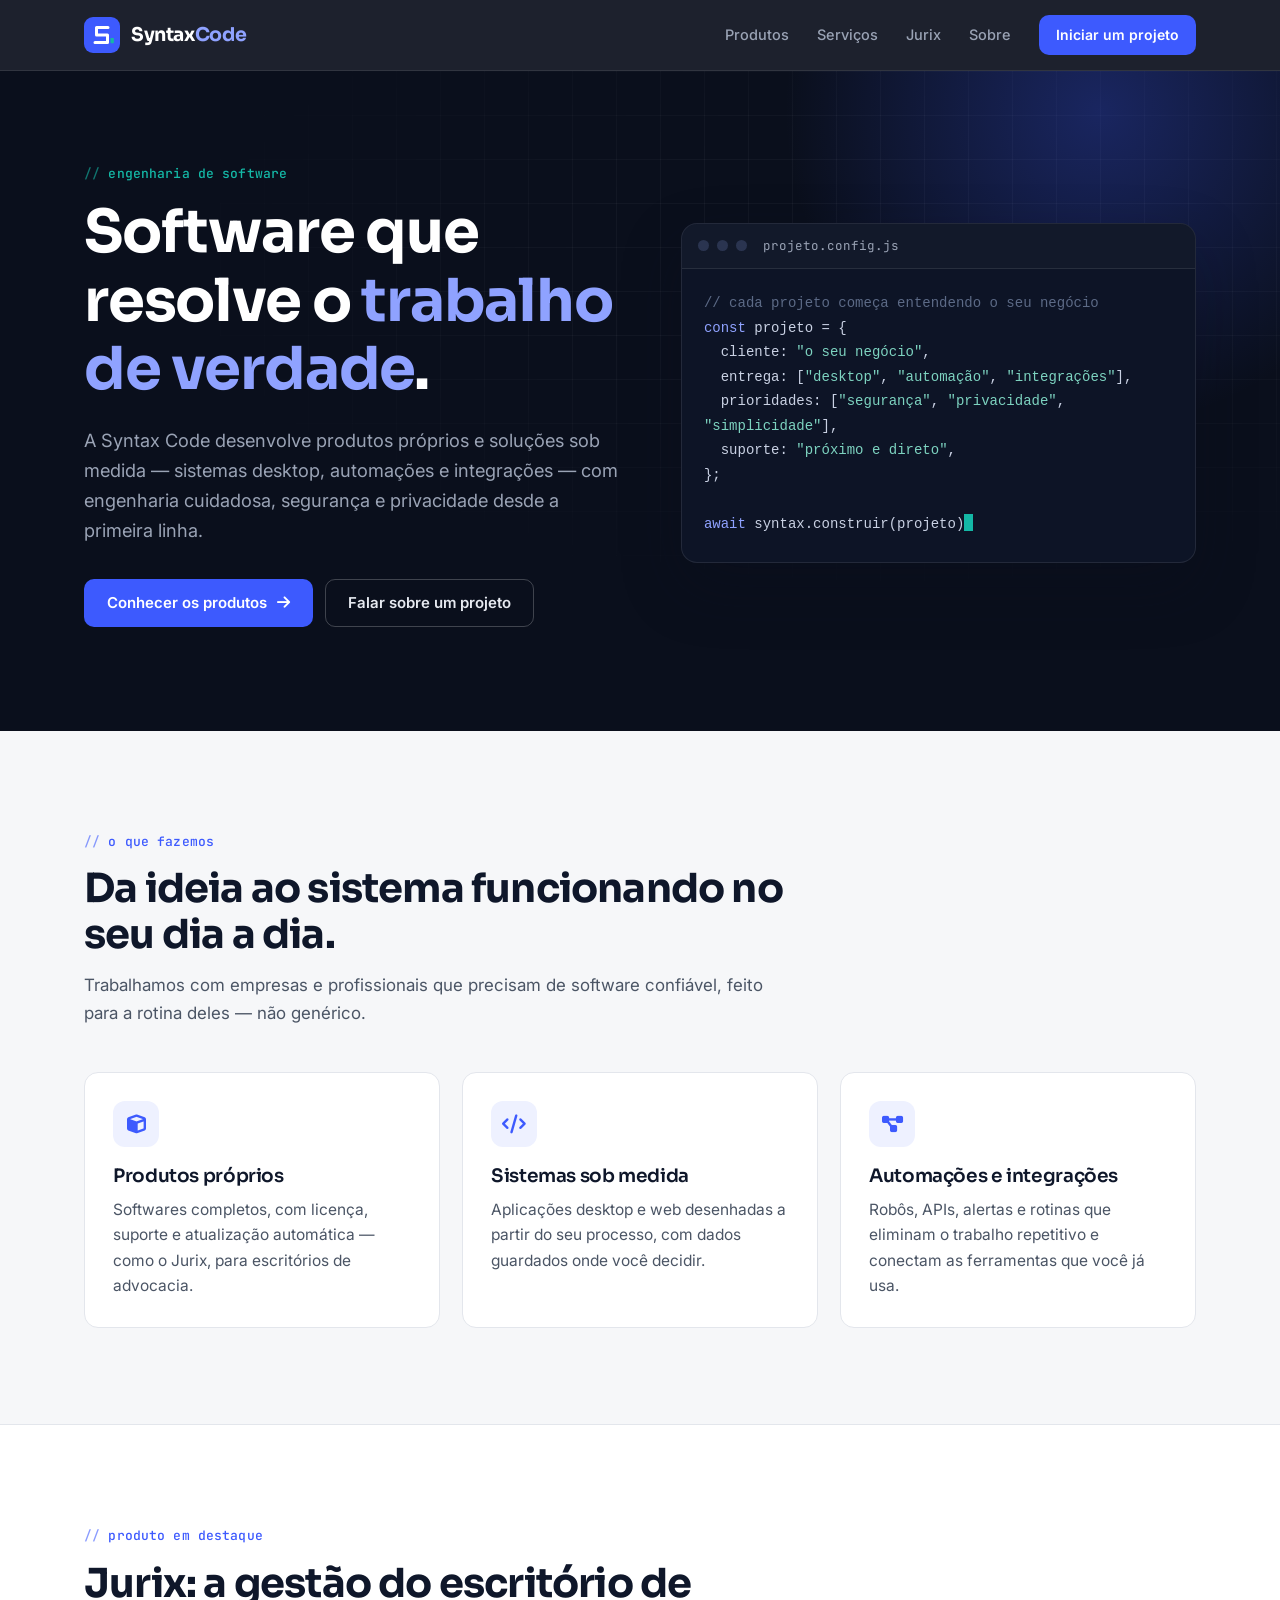
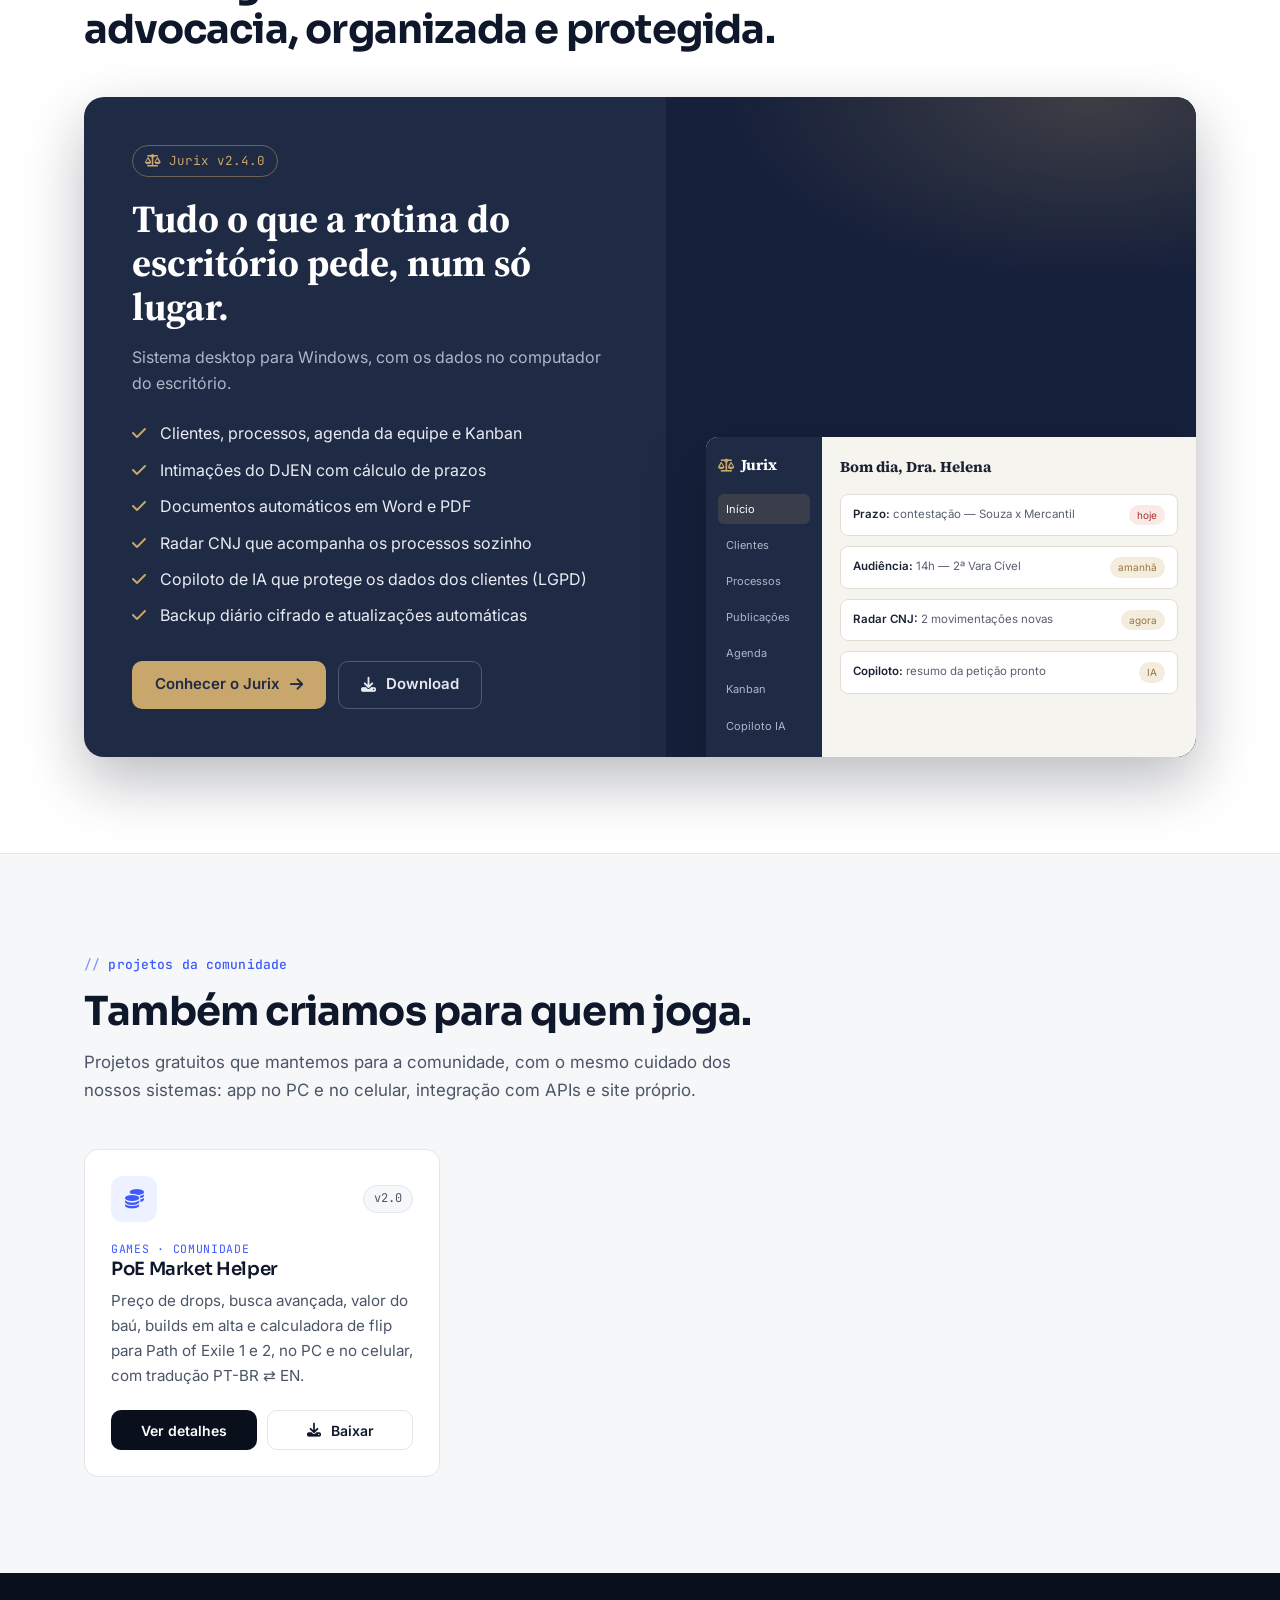
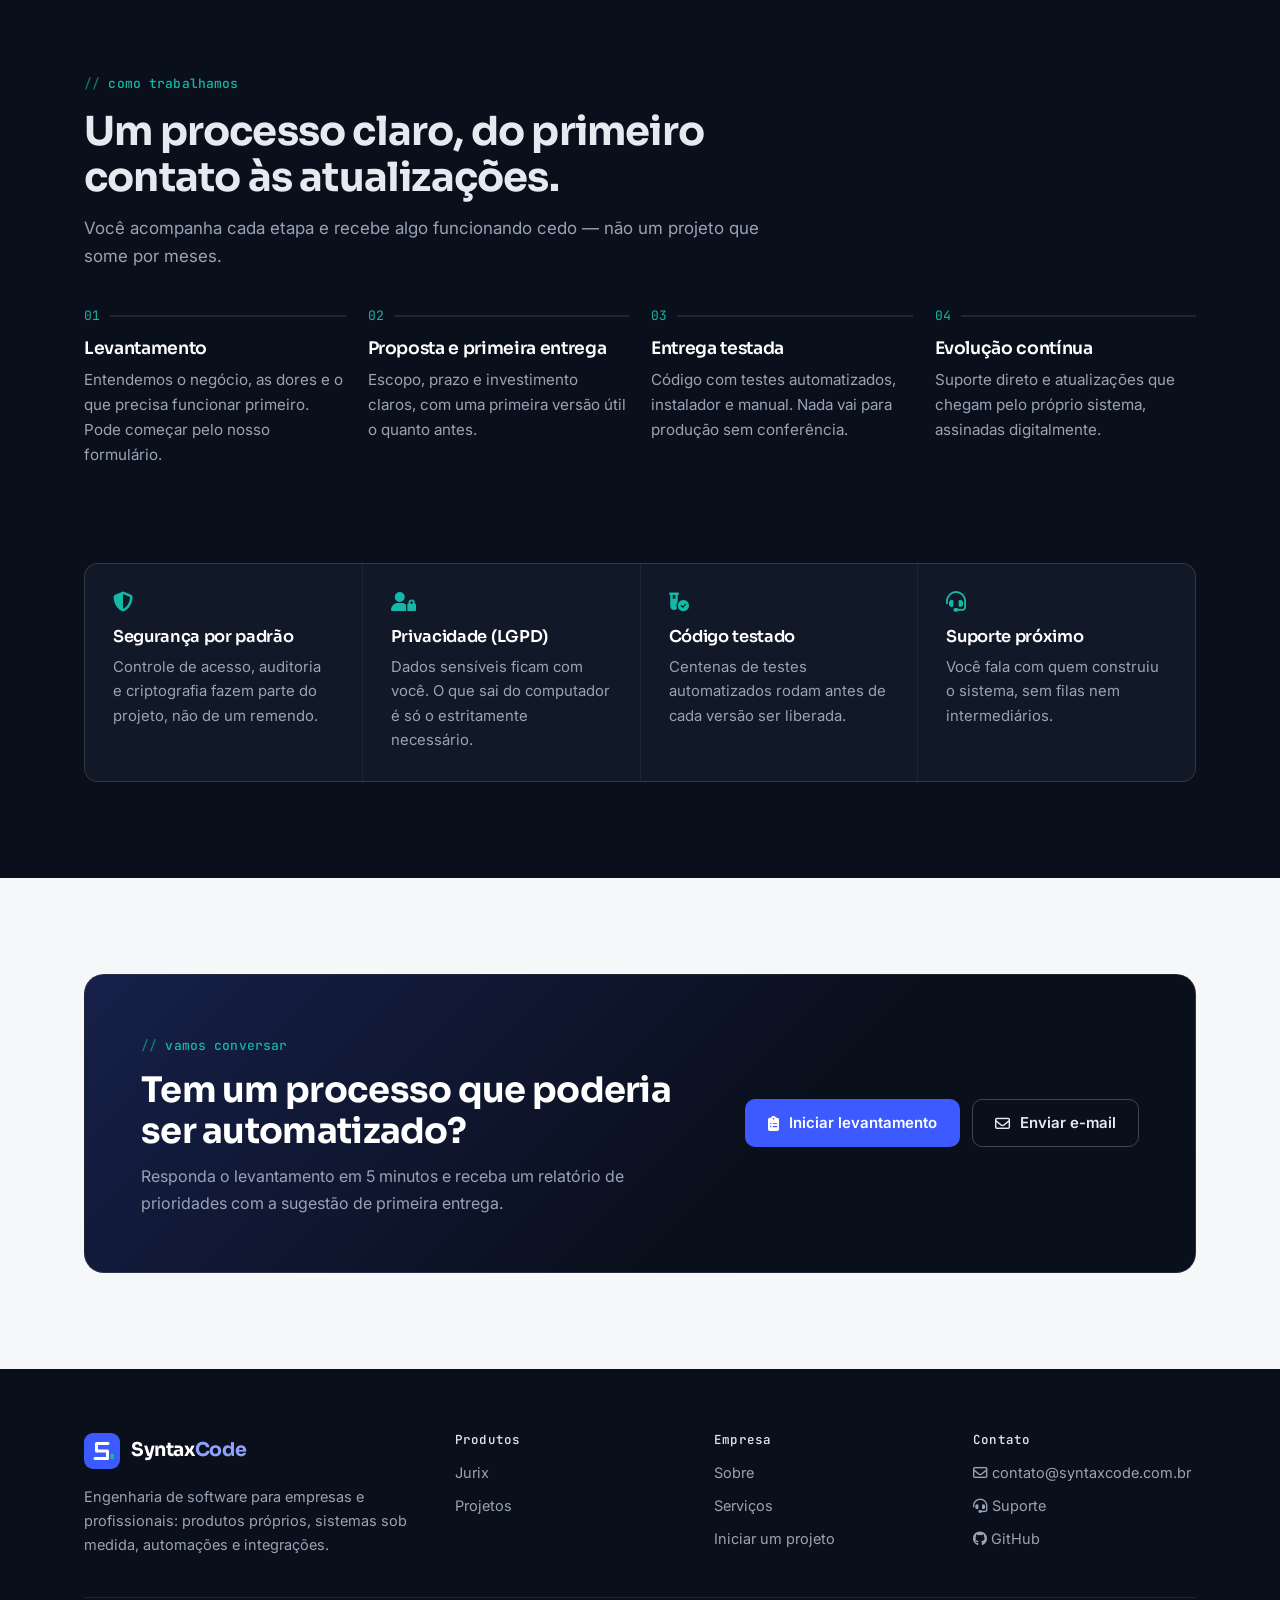
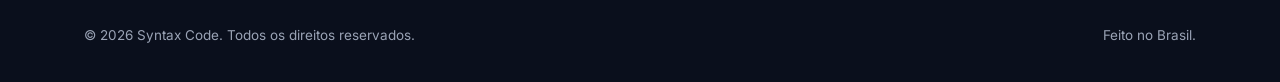
<file: index.html>
<!DOCTYPE html>
<html lang="pt-BR">

<head>
    <meta charset="UTF-8">
    <meta name="viewport" content="width=device-width, initial-scale=1.0">
    <title>Syntax Code — Engenharia de software sob medida</title>
    <meta name="description" content="A Syntax Code desenvolve produtos próprios e soluções sob medida: sistemas desktop, automações e integrações, com segurança e privacidade desde a primeira linha.">
    <meta property="og:title" content="Syntax Code — Engenharia de software sob medida">
    <meta property="og:description" content="Produtos próprios, sistemas sob medida, automações e integrações.">
    <meta property="og:type" content="website">
    <meta name="theme-color" content="#0A0F1C">
    <link rel="icon" href="assets/favicon.svg" type="image/svg+xml">
    <link rel="preconnect" href="https://fonts.googleapis.com">
    <link rel="preconnect" href="https://fonts.gstatic.com" crossorigin>
    <link rel="stylesheet" href="https://fonts.googleapis.com/css2?family=Inter:wght@400;500;600&family=JetBrains+Mono:wght@500&family=Sora:wght@600;700&family=Source+Serif+4:opsz,wght@8..60,700&display=swap">
    <link rel="stylesheet" href="https://cdnjs.cloudflare.com/ajax/libs/font-awesome/6.5.0/css/all.min.css" crossorigin="anonymous">
    <link rel="stylesheet" href="style.css?v=20260927">
    <style>
        /* Miniatura da tela do Jurix (dados fictícios), nas cores do produto */
        .mini-jurix { width: 100%; background: #F6F4EF; border-radius: 12px 0 0 0; display: grid; grid-template-columns: 116px 1fr; min-height: 300px; font-family: var(--corpo); box-shadow: var(--sombra-forte); overflow: hidden; }
        .mini-lateral { background: #1F2A44; padding: 16px 12px; display: grid; align-content: start; gap: 6px; }
        .mini-lateral b { font-family: 'Source Serif 4', Georgia, serif; color: #fff; font-size: 15px; margin-bottom: 10px; display: flex; gap: 7px; align-items: center; }
        .mini-lateral b i { color: #C9A66B; font-size: 13px; }
        .mini-lateral span { font-size: 11px; color: #AEB7C8; padding: 6px 8px; border-radius: 6px; }
        .mini-lateral span.ativo { background: rgba(201, 166, 107, .16); color: #fff; }
        .mini-corpo { padding: 18px; display: grid; gap: 10px; align-content: start; }
        .mini-corpo h5 { margin: 0 0 4px; font-family: 'Source Serif 4', Georgia, serif; font-size: 15px; color: #1B2233; }
        .mini-cartao { background: #fff; border: 1px solid #E3DED3; border-radius: 8px; padding: 10px 12px; font-size: 11.5px; color: #5A6072; display: flex; justify-content: space-between; gap: 8px; }
        .mini-cartao strong { color: #1B2233; font-weight: 600; }
        .mini-selo { font-size: 10px; border-radius: 999px; padding: 2px 8px; background: #F4ECDD; color: #9A7440; white-space: nowrap; align-self: center; }
        .mini-selo.urgente { background: #FBE9E7; color: #A8322D; }
    </style>
</head>

<body>
    <header id="cabecalho-site"></header>

    <main>
        <!-- ============================== HERO ============================== -->
        <section class="hero escuro">
            <div class="largura hero-grade">
                <div>
                    <span class="rotulo">engenharia de software</span>
                    <h1>Software que resolve o <em>trabalho de verdade</em>.</h1>
                    <p class="hero-sub">
                        A Syntax Code desenvolve produtos próprios e soluções sob medida — sistemas desktop,
                        automações e integrações — com engenharia cuidadosa, segurança e privacidade desde a primeira linha.
                    </p>
                    <div class="acoes">
                        <a href="#produtos" class="botao botao-primario">Conhecer os produtos <i class="fa-solid fa-arrow-right"></i></a>
                        <a href="discovery.html" class="botao botao-fantasma">Falar sobre um projeto</a>
                    </div>
                </div>
                <div class="editor revelar" aria-hidden="true">
                    <div class="editor-barra"><i></i><i></i><i></i><span>projeto.config.js</span></div>
<pre><span class="c-comentario">// cada projeto começa entendendo o seu negócio</span>
<span class="c-chave">const</span> projeto = {
  cliente: <span class="c-texto">"o seu negócio"</span>,
  entrega: [<span class="c-texto">"desktop"</span>, <span class="c-texto">"automação"</span>, <span class="c-texto">"integrações"</span>],
  prioridades: [<span class="c-texto">"segurança"</span>, <span class="c-texto">"privacidade"</span>, <span class="c-texto">"simplicidade"</span>],
  suporte: <span class="c-texto">"próximo e direto"</span>,
};

<span class="c-chave">await</span> syntax.construir(projeto)<span class="c-cursor"></span></pre>
                </div>
            </div>
        </section>

        <!-- ============================== SERVIÇOS ============================== -->
        <section id="servicos" class="secao">
            <div class="largura">
                <div class="cabecalho-secao revelar">
                    <span class="rotulo">o que fazemos</span>
                    <h2>Da ideia ao sistema funcionando no seu dia a dia.</h2>
                    <p>Trabalhamos com empresas e profissionais que precisam de software confiável, feito para a rotina deles — não genérico.</p>
                </div>
                <div class="grade grade-3">
                    <article class="cartao revelar">
                        <span class="icone-quadro"><i class="fa-solid fa-cube"></i></span>
                        <h3>Produtos próprios</h3>
                        <p>Softwares completos, com licença, suporte e atualização automática — como o Jurix, para escritórios de advocacia.</p>
                    </article>
                    <article class="cartao revelar">
                        <span class="icone-quadro"><i class="fa-solid fa-code"></i></span>
                        <h3>Sistemas sob medida</h3>
                        <p>Aplicações desktop e web desenhadas a partir do seu processo, com dados guardados onde você decidir.</p>
                    </article>
                    <article class="cartao revelar">
                        <span class="icone-quadro"><i class="fa-solid fa-diagram-project"></i></span>
                        <h3>Automações e integrações</h3>
                        <p>Robôs, APIs, alertas e rotinas que eliminam o trabalho repetitivo e conectam as ferramentas que você já usa.</p>
                    </article>
                </div>
            </div>
        </section>

        <!-- ============================== PRODUTO EM DESTAQUE ============================== -->
        <section id="produtos" class="secao secao-branca">
            <div class="largura">
                <div class="cabecalho-secao revelar">
                    <span class="rotulo">produto em destaque</span>
                    <h2>Jurix: a gestão do escritório de advocacia, organizada e protegida.</h2>
                </div>
                <div class="destaque-jurix revelar">
                    <div class="destaque-jurix-texto">
                        <span class="selo-produto"><i class="fa-solid fa-scale-balanced"></i> Jurix <span data-versao="juridico">v2.4.0</span></span>
                        <h3>Tudo o que a rotina do escritório pede, num só lugar.</h3>
                        <p>Sistema desktop para Windows, com os dados no computador do escritório.</p>
                        <ul>
                            <li><i class="fa-solid fa-check"></i> Clientes, processos, agenda da equipe e Kanban</li>
                            <li><i class="fa-solid fa-check"></i> Intimações do DJEN com cálculo de prazos</li>
                            <li><i class="fa-solid fa-check"></i> Documentos automáticos em Word e PDF</li>
                            <li><i class="fa-solid fa-check"></i> Radar CNJ que acompanha os processos sozinho</li>
                            <li><i class="fa-solid fa-check"></i> Copiloto de IA que protege os dados dos clientes (LGPD)</li>
                            <li><i class="fa-solid fa-check"></i> Backup diário cifrado e atualizações automáticas</li>
                        </ul>
                        <div class="acoes">
                            <a href="sistema-juridico.html" class="botao botao-dourado">Conhecer o Jurix <i class="fa-solid fa-arrow-right"></i></a>
                            <a href="sistema-juridico.html#download" class="botao botao-fantasma"><i class="fa-solid fa-download"></i> Download</a>
                        </div>
                    </div>
                    <div class="destaque-jurix-visual" aria-hidden="true">
                        <div class="mini-jurix">
                            <div class="mini-lateral">
                                <b><i class="fa-solid fa-scale-balanced"></i> Jurix</b>
                                <span class="ativo">Início</span><span>Clientes</span><span>Processos</span><span>Publicações</span><span>Agenda</span><span>Kanban</span><span>Copiloto IA</span>
                            </div>
                            <div class="mini-corpo">
                                <h5>Bom dia, Dra. Helena</h5>
                                <div class="mini-cartao"><span><strong>Prazo:</strong> contestação — Souza x Mercantil</span><span class="mini-selo urgente">hoje</span></div>
                                <div class="mini-cartao"><span><strong>Audiência:</strong> 14h — 2ª Vara Cível</span><span class="mini-selo">amanhã</span></div>
                                <div class="mini-cartao"><span><strong>Radar CNJ:</strong> 2 movimentações novas</span><span class="mini-selo">agora</span></div>
                                <div class="mini-cartao"><span><strong>Copiloto:</strong> resumo da petição pronto</span><span class="mini-selo">IA</span></div>
                            </div>
                        </div>
                    </div>
                </div>
            </div>
        </section>

        <!-- ============================== PROJETOS ============================== -->
        <section id="projetos" class="secao">
            <div class="largura">
                <div class="cabecalho-secao revelar">
                    <span class="rotulo">projetos da comunidade</span>
                    <h2>Também criamos para quem joga.</h2>
                    <p>Projetos gratuitos que mantemos para a comunidade, com o mesmo cuidado dos nossos sistemas: app no PC e no celular, integração com APIs e site próprio.</p>
                </div>
                <div class="grade grade-3" data-grade-apps="projeto"></div>
            </div>
        </section>

        <!-- ============================== COMO TRABALHAMOS ============================== -->
        <section class="secao escuro">
            <div class="largura">
                <div class="cabecalho-secao revelar">
                    <span class="rotulo">como trabalhamos</span>
                    <h2>Um processo claro, do primeiro contato às atualizações.</h2>
                    <p>Você acompanha cada etapa e recebe algo funcionando cedo — não um projeto que some por meses.</p>
                </div>
                <ol class="passos revelar">
                    <li><h3>Levantamento</h3><p>Entendemos o negócio, as dores e o que precisa funcionar primeiro. Pode começar pelo nosso formulário.</p></li>
                    <li><h3>Proposta e primeira entrega</h3><p>Escopo, prazo e investimento claros, com uma primeira versão útil o quanto antes.</p></li>
                    <li><h3>Entrega testada</h3><p>Código com testes automatizados, instalador e manual. Nada vai para produção sem conferência.</p></li>
                    <li><h3>Evolução contínua</h3><p>Suporte direto e atualizações que chegam pelo próprio sistema, assinadas digitalmente.</p></li>
                </ol>
            </div>
        </section>

        <!-- ============================== PRINCÍPIOS ============================== -->
        <section class="secao escuro" style="padding-top: 0;">
            <div class="largura">
                <div class="principios revelar">
                    <div><i class="fa-solid fa-shield-halved"></i><h3>Segurança por padrão</h3><p>Controle de acesso, auditoria e criptografia fazem parte do projeto, não de um remendo.</p></div>
                    <div><i class="fa-solid fa-user-lock"></i><h3>Privacidade (LGPD)</h3><p>Dados sensíveis ficam com você. O que sai do computador é só o estritamente necessário.</p></div>
                    <div><i class="fa-solid fa-vial-circle-check"></i><h3>Código testado</h3><p>Centenas de testes automatizados rodam antes de cada versão ser liberada.</p></div>
                    <div><i class="fa-solid fa-headset"></i><h3>Suporte próximo</h3><p>Você fala com quem construiu o sistema, sem filas nem intermediários.</p></div>
                </div>
            </div>
        </section>

        <!-- ============================== CHAMADA ============================== -->
        <section class="secao">
            <div class="largura">
                <div class="chamada revelar">
                    <div>
                        <span class="rotulo" style="color: var(--sinal);">vamos conversar</span>
                        <h2>Tem um processo que poderia ser automatizado?</h2>
                        <p>Responda o levantamento em 5 minutos e receba um relatório de prioridades com a sugestão de primeira entrega.</p>
                    </div>
                    <div class="acoes">
                        <a href="discovery.html" class="botao botao-primario"><i class="fa-solid fa-clipboard-list"></i> Iniciar levantamento</a>
                        <a href="mailto:contato@syntaxcode.com.br" class="botao botao-fantasma"><i class="fa-regular fa-envelope"></i> Enviar e-mail</a>
                    </div>
                </div>
            </div>
        </section>
    </main>

    <footer id="rodape-site"></footer>
    <script src="components.js?v=20260927"></script>
</body>

</html>
</file>
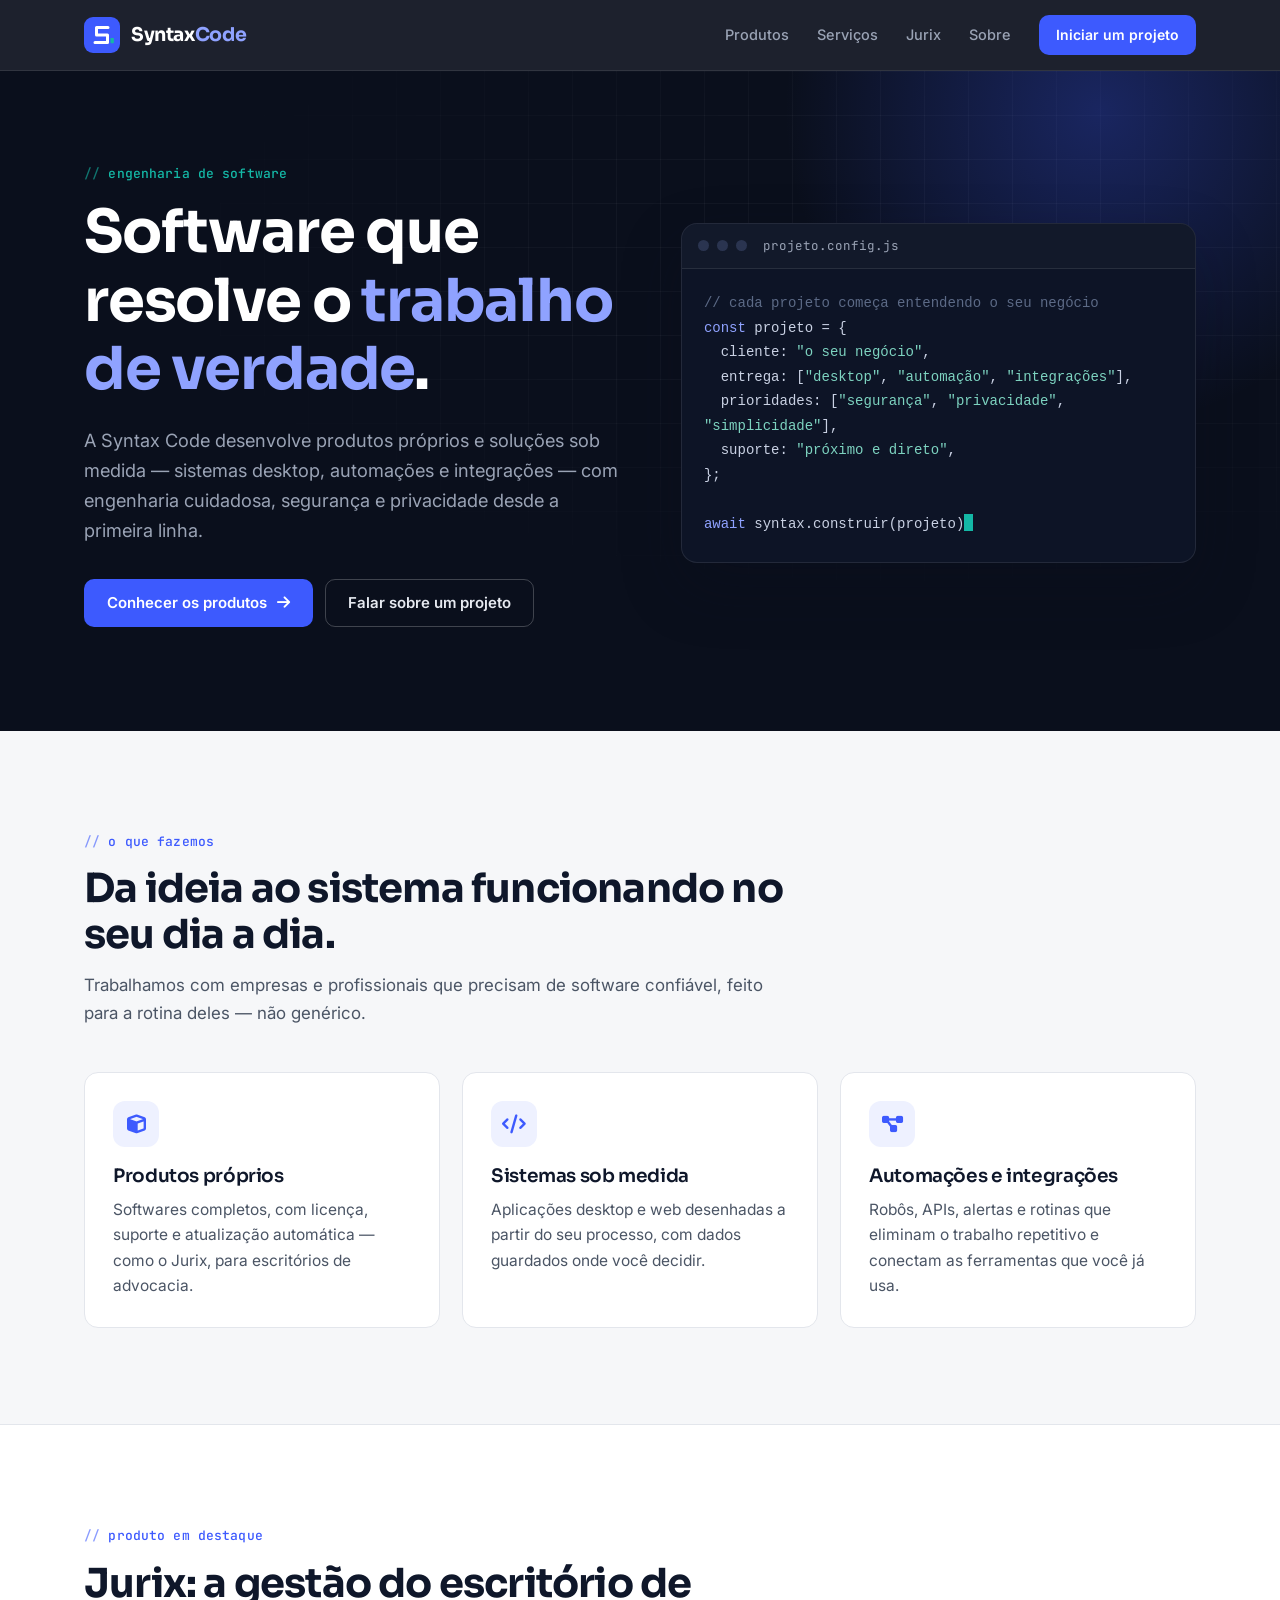
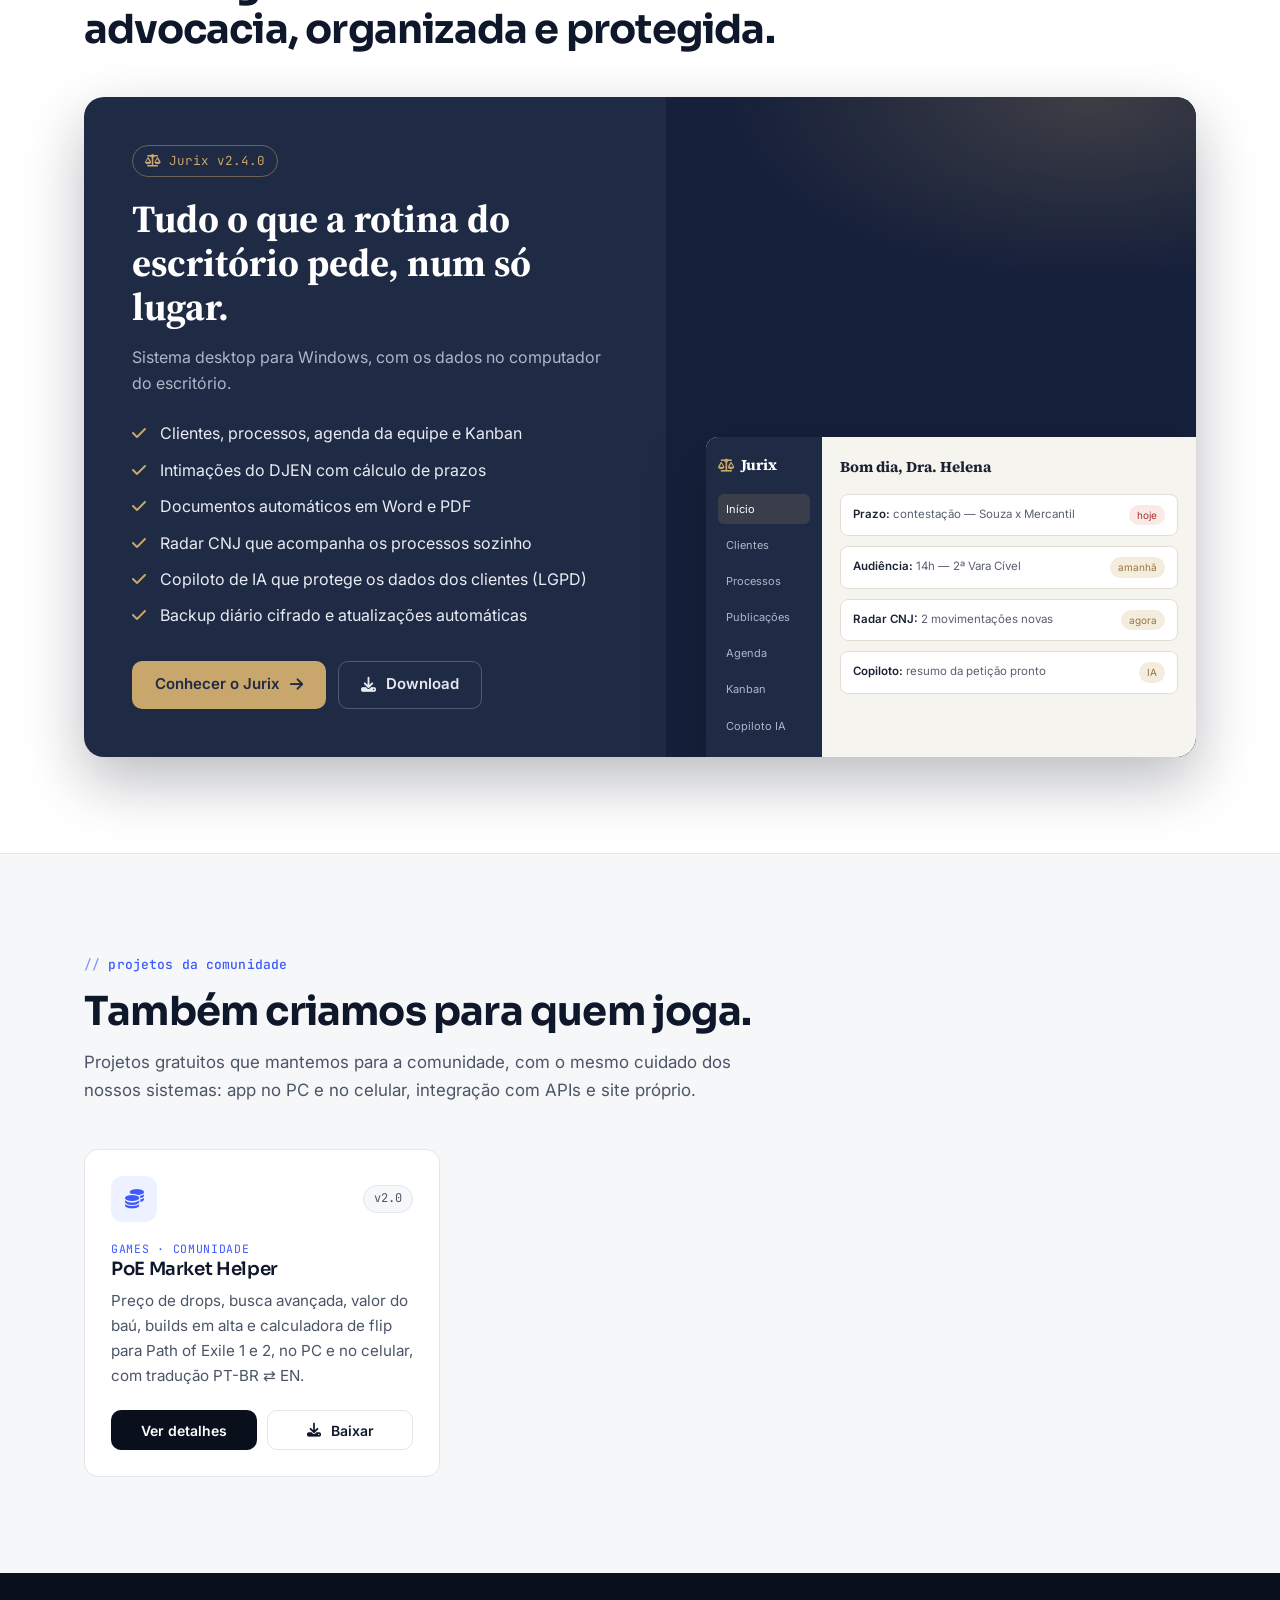
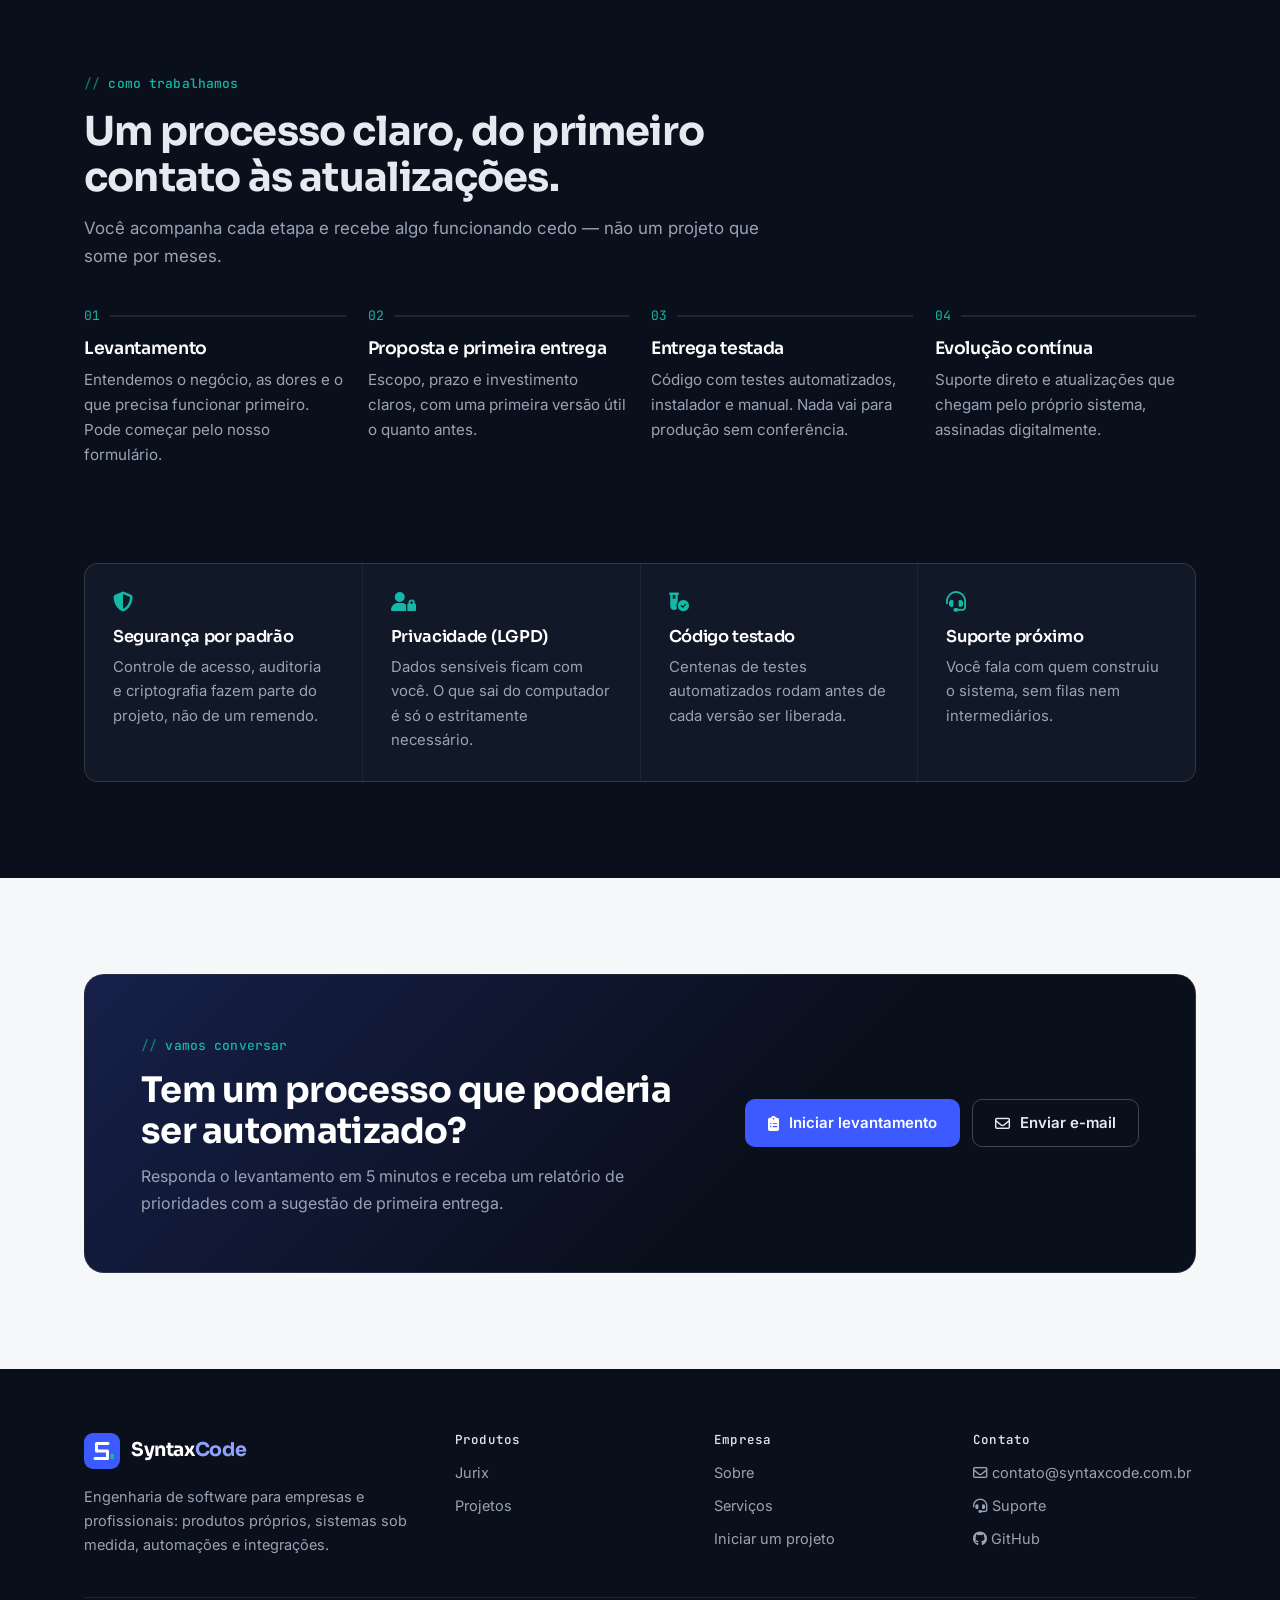
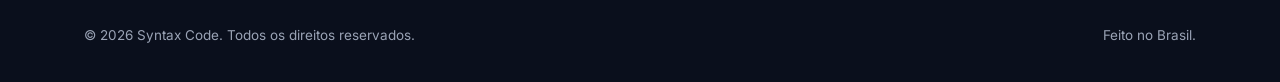
<file: filereplacer.html>
<!DOCTYPE html>
<html lang="pt-BR">
<head>
    <meta charset="UTF-8">
    <meta name="viewport" content="width=device-width, initial-scale=1.0">
    <title>Syntax Code</title>
    <meta name="robots" content="noindex">
    <link rel="canonical" href="https://syntaxcode.com.br/">
    <meta http-equiv="refresh" content="0; url=index.html">
    <script>location.replace("index.html");</script>
</head>
<body style="background:#0a0f1c;color:#e7e9ee;font-family:system-ui,sans-serif;padding:40px">
    <p>Esta ferramenta não está mais disponível. <a style="color:#7cc4ff" href="index.html">Voltar ao início</a>.</p>
</body>
</html>
</file>
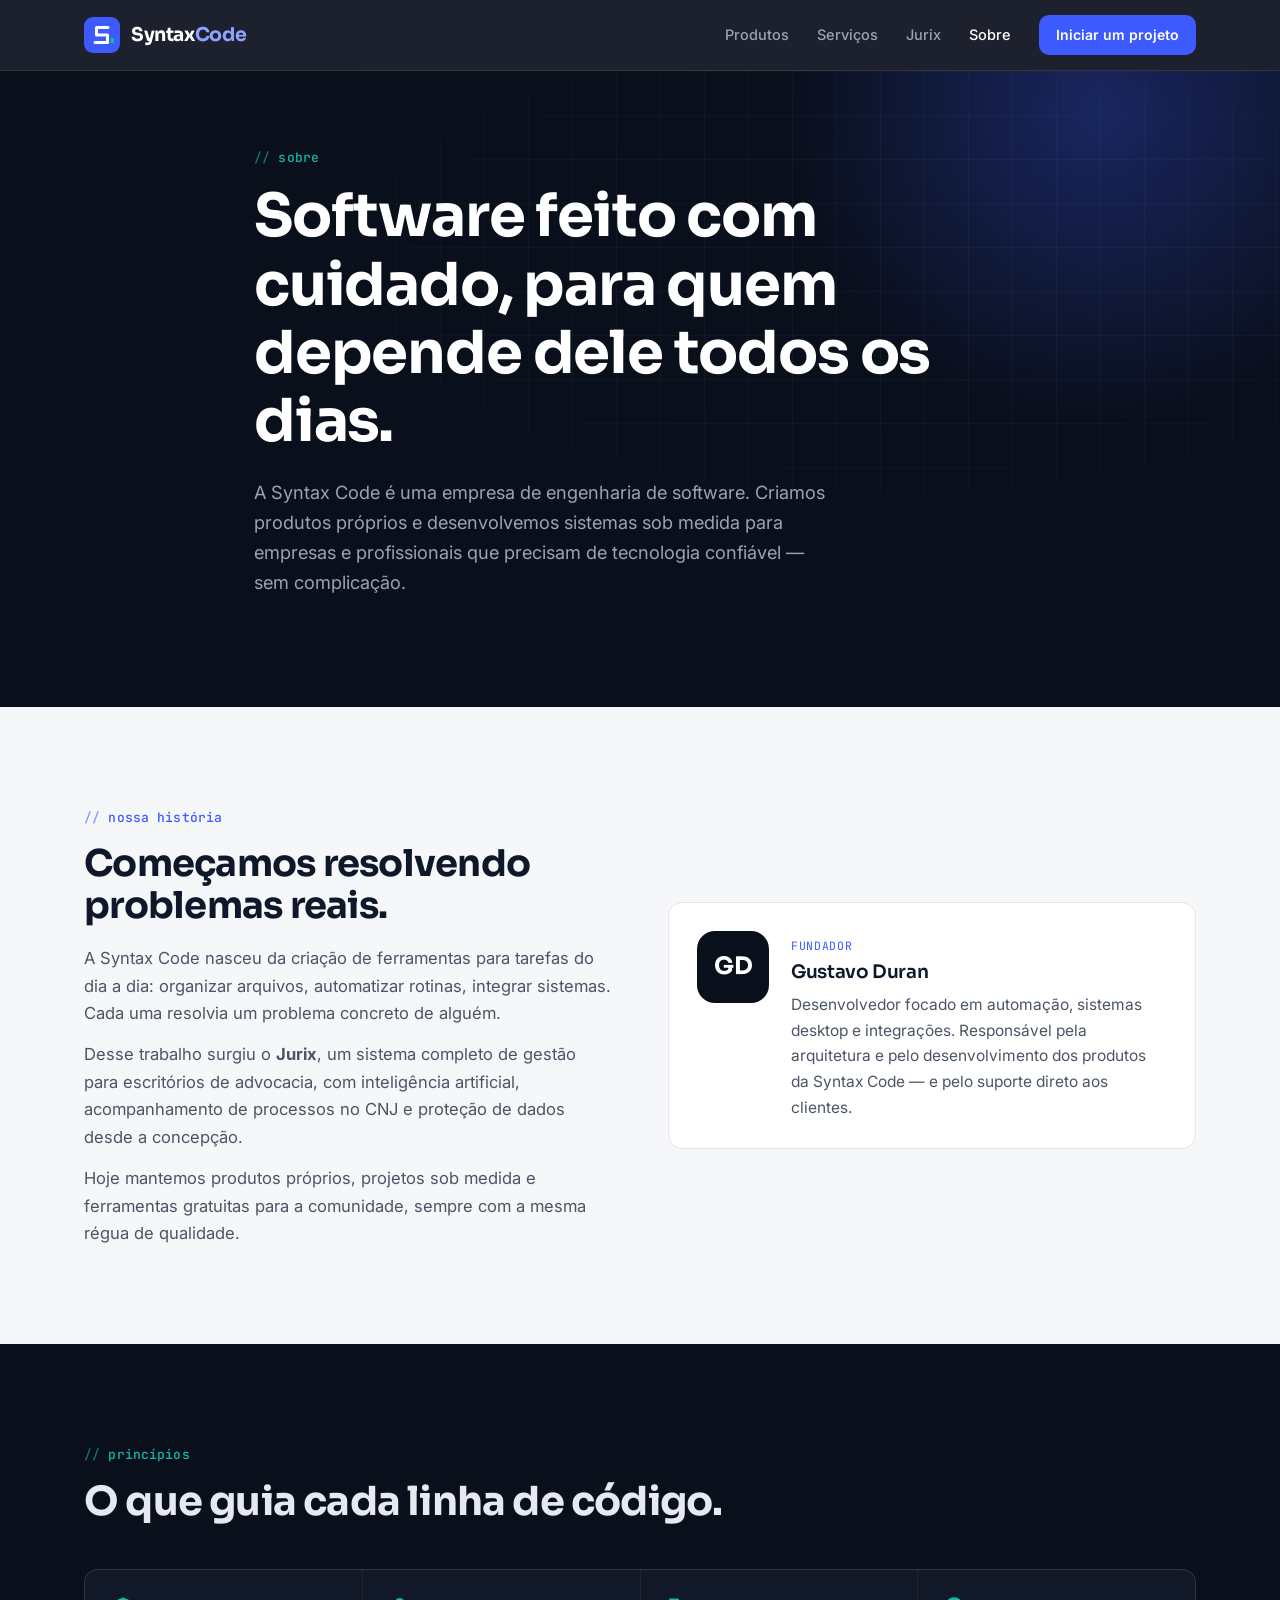
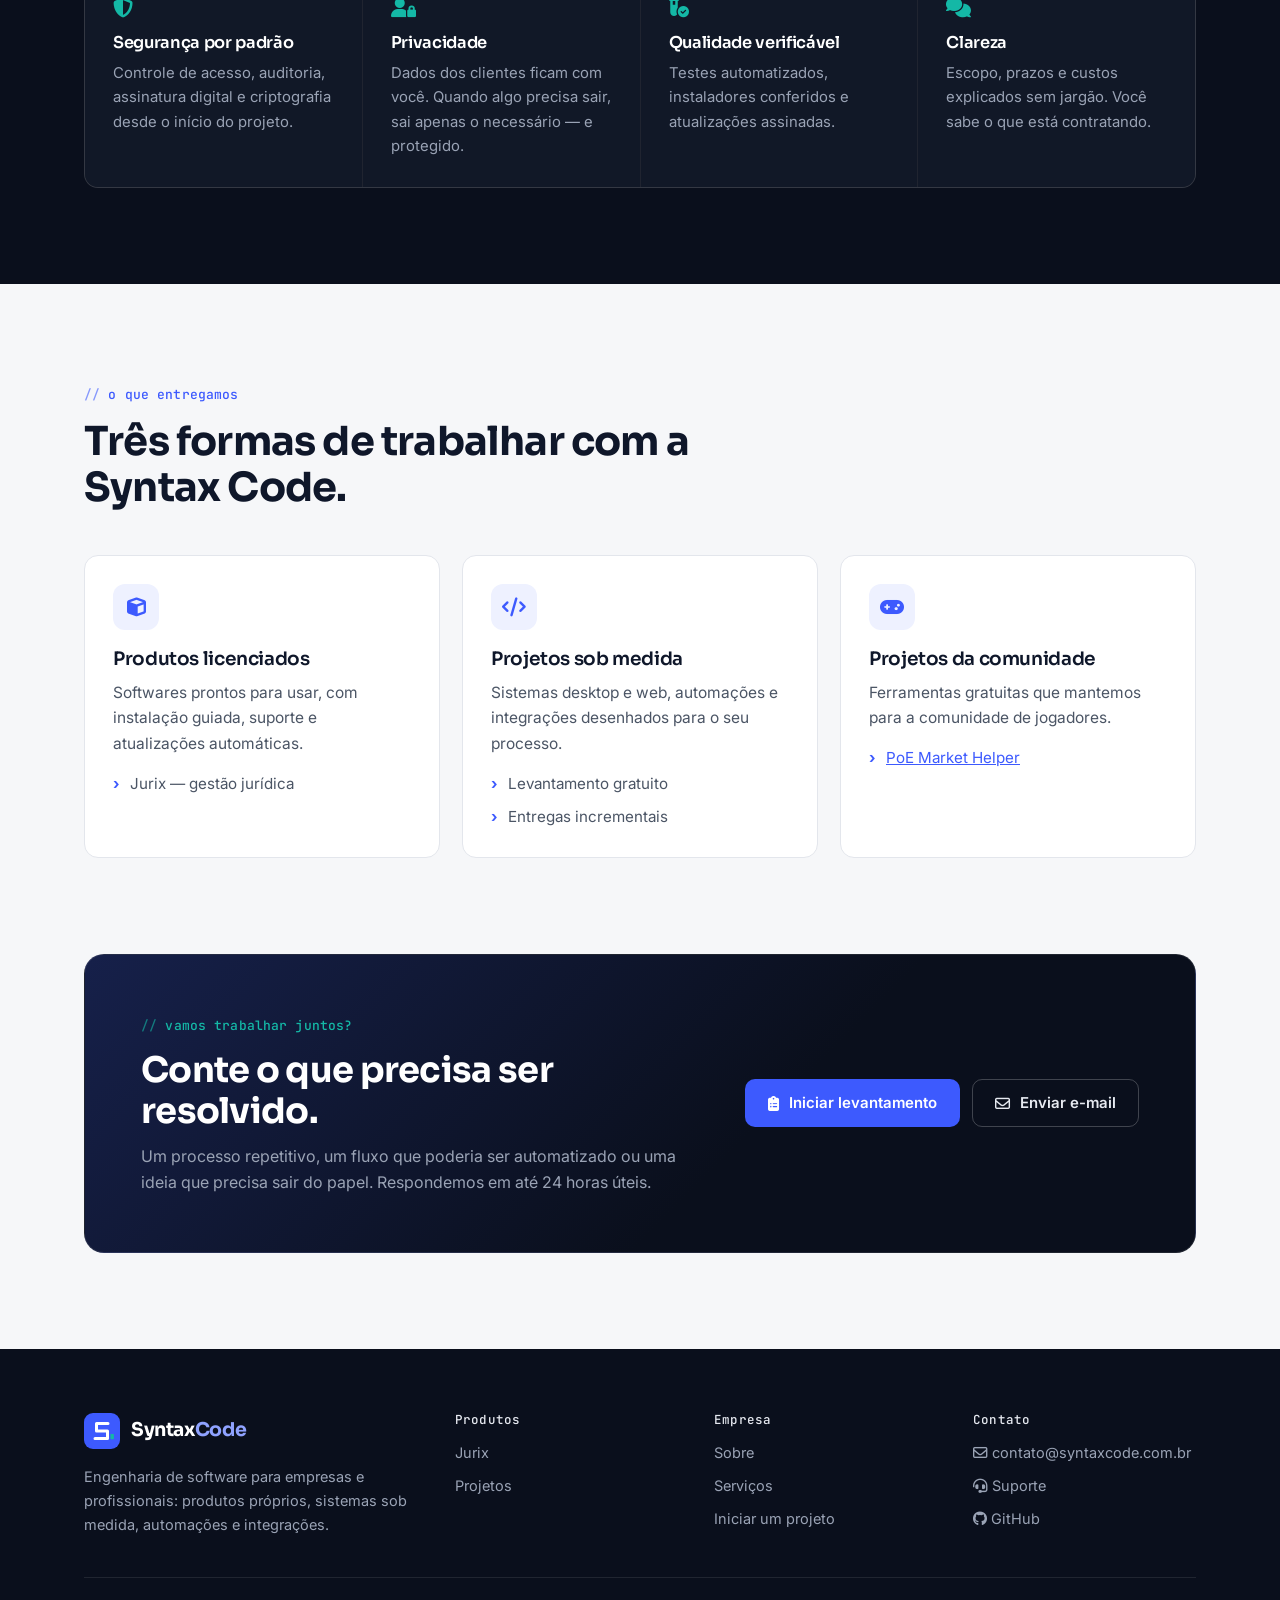
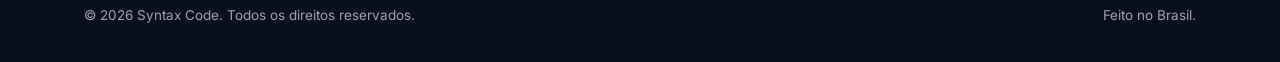
<file: quem-somos.html>
<!DOCTYPE html>
<html lang="pt-BR">

<head>
    <meta charset="UTF-8">
    <meta name="viewport" content="width=device-width, initial-scale=1.0">
    <title>Sobre — Syntax Code</title>
    <meta name="description" content="Conheça a Syntax Code: engenharia de software para empresas e profissionais, com produtos próprios, sistemas sob medida, automações e integrações.">
    <meta name="theme-color" content="#0A0F1C">
    <link rel="icon" href="assets/favicon.svg" type="image/svg+xml">
    <link rel="preconnect" href="https://fonts.googleapis.com">
    <link rel="preconnect" href="https://fonts.gstatic.com" crossorigin>
    <link rel="stylesheet" href="https://fonts.googleapis.com/css2?family=Inter:wght@400;500;600&family=JetBrains+Mono:wght@500&family=Sora:wght@600;700&display=swap">
    <link rel="stylesheet" href="https://cdnjs.cloudflare.com/ajax/libs/font-awesome/6.5.0/css/all.min.css" crossorigin="anonymous">
    <link rel="stylesheet" href="style.css?v=20260927">
</head>

<body>
    <header id="cabecalho-site"></header>

    <main>
        <section class="hero hero-simples escuro">
            <div class="largura largura-estreita">
                <span class="rotulo">sobre</span>
                <h1>Software feito com cuidado, para quem depende dele todos os dias.</h1>
                <p class="hero-sub">A Syntax Code é uma empresa de engenharia de software. Criamos produtos próprios e desenvolvemos sistemas sob medida para empresas e profissionais que precisam de tecnologia confiável — sem complicação.</p>
            </div>
        </section>

        <section class="secao">
            <div class="largura dividida">
                <div class="revelar">
                    <span class="rotulo">nossa história</span>
                    <h2 style="font-size: clamp(1.7rem, 3vw, 2.3rem); margin-bottom: 18px;">Começamos resolvendo problemas reais.</h2>
                    <div class="texto-longo">
                        <p>A Syntax Code nasceu da criação de ferramentas para tarefas do dia a dia: organizar arquivos, automatizar rotinas, integrar sistemas. Cada uma resolvia um problema concreto de alguém.</p>
                        <p>Desse trabalho surgiu o <strong>Jurix</strong>, um sistema completo de gestão para escritórios de advocacia, com inteligência artificial, acompanhamento de processos no CNJ e proteção de dados desde a concepção.</p>
                        <p>Hoje mantemos produtos próprios, projetos sob medida e ferramentas gratuitas para a comunidade, sempre com a mesma régua de qualidade.</p>
                    </div>
                </div>
                <div class="cartao revelar">
                    <div class="pessoa">
                        <span class="pessoa-avatar">GD</span>
                        <div>
                            <span class="etiqueta">Fundador</span>
                            <h3 style="margin: 4px 0 10px;">Gustavo Duran</h3>
                            <p>Desenvolvedor focado em automação, sistemas desktop e integrações. Responsável pela arquitetura e pelo desenvolvimento dos produtos da Syntax Code — e pelo suporte direto aos clientes.</p>
                        </div>
                    </div>
                </div>
            </div>
        </section>

        <section class="secao escuro">
            <div class="largura">
                <div class="cabecalho-secao revelar">
                    <span class="rotulo">princípios</span>
                    <h2>O que guia cada linha de código.</h2>
                </div>
                <div class="principios revelar">
                    <div><i class="fa-solid fa-shield-halved"></i><h3>Segurança por padrão</h3><p>Controle de acesso, auditoria, assinatura digital e criptografia desde o início do projeto.</p></div>
                    <div><i class="fa-solid fa-user-lock"></i><h3>Privacidade</h3><p>Dados dos clientes ficam com você. Quando algo precisa sair, sai apenas o necessário — e protegido.</p></div>
                    <div><i class="fa-solid fa-vial-circle-check"></i><h3>Qualidade verificável</h3><p>Testes automatizados, instaladores conferidos e atualizações assinadas.</p></div>
                    <div><i class="fa-solid fa-comments"></i><h3>Clareza</h3><p>Escopo, prazos e custos explicados sem jargão. Você sabe o que está contratando.</p></div>
                </div>
            </div>
        </section>

        <section class="secao">
            <div class="largura">
                <div class="cabecalho-secao revelar">
                    <span class="rotulo">o que entregamos</span>
                    <h2>Três formas de trabalhar com a Syntax Code.</h2>
                </div>
                <div class="grade grade-3">
                    <article class="cartao revelar">
                        <span class="icone-quadro"><i class="fa-solid fa-cube"></i></span>
                        <h3>Produtos licenciados</h3>
                        <p>Softwares prontos para usar, com instalação guiada, suporte e atualizações automáticas.</p>
                        <ul><li>Jurix — gestão jurídica</li></ul>
                    </article>
                    <article class="cartao revelar">
                        <span class="icone-quadro"><i class="fa-solid fa-code"></i></span>
                        <h3>Projetos sob medida</h3>
                        <p>Sistemas desktop e web, automações e integrações desenhados para o seu processo.</p>
                        <ul><li>Levantamento gratuito</li><li>Entregas incrementais</li></ul>
                    </article>
                    <article class="cartao revelar">
                        <span class="icone-quadro"><i class="fa-solid fa-gamepad"></i></span>
                        <h3>Projetos da comunidade</h3>
                        <p>Ferramentas gratuitas que mantemos para a comunidade de jogadores.</p>
                        <ul><li><a href="https://poe.syntaxcode.com.br/">PoE Market Helper</a></li></ul>
                    </article>
                </div>
            </div>
        </section>

        <section class="secao" style="padding-top: 0;">
            <div class="largura">
                <div class="chamada revelar">
                    <div>
                        <span class="rotulo" style="color: var(--sinal);">vamos trabalhar juntos?</span>
                        <h2>Conte o que precisa ser resolvido.</h2>
                        <p>Um processo repetitivo, um fluxo que poderia ser automatizado ou uma ideia que precisa sair do papel. Respondemos em até 24 horas úteis.</p>
                    </div>
                    <div class="acoes">
                        <a href="discovery.html" class="botao botao-primario"><i class="fa-solid fa-clipboard-list"></i> Iniciar levantamento</a>
                        <a href="mailto:contato@syntaxcode.com.br" class="botao botao-fantasma"><i class="fa-regular fa-envelope"></i> Enviar e-mail</a>
                    </div>
                </div>
            </div>
        </section>
    </main>

    <footer id="rodape-site"></footer>
    <script src="components.js?v=20260927"></script>
</body>

</html>
</file>
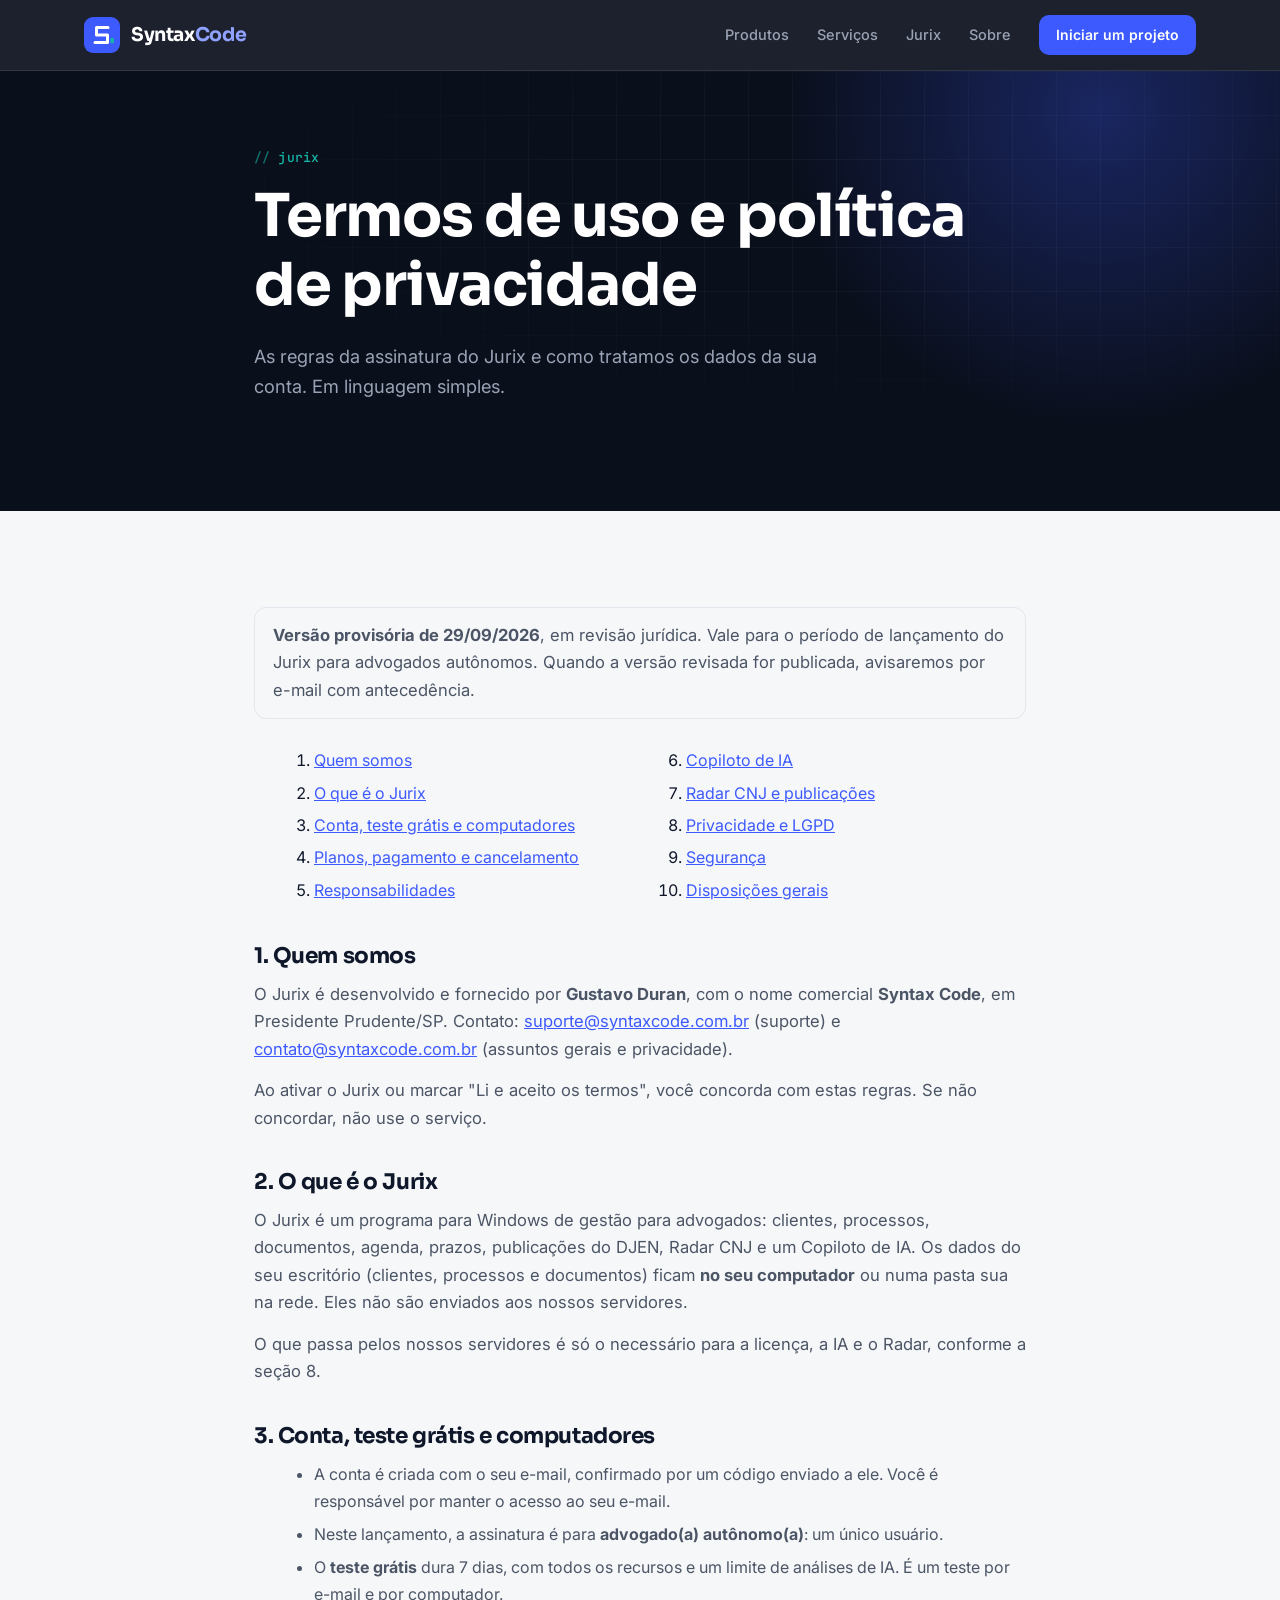
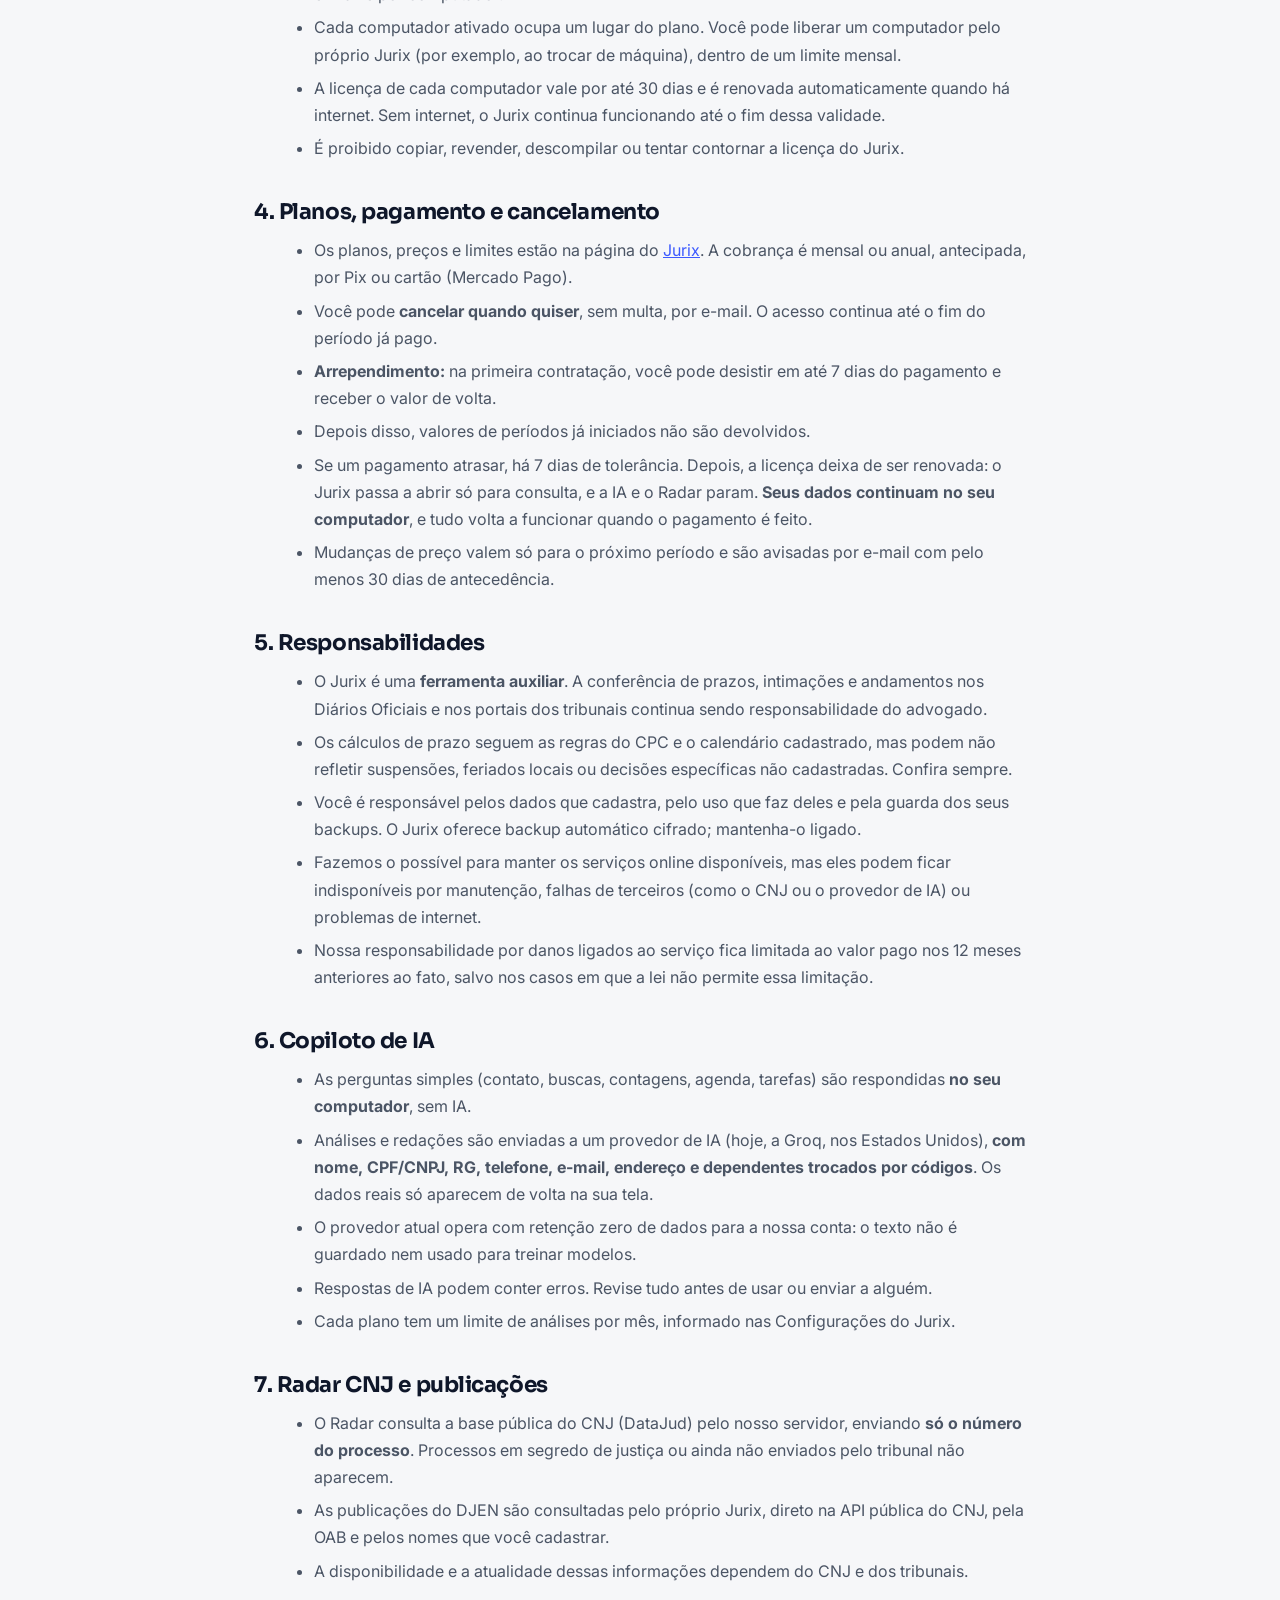
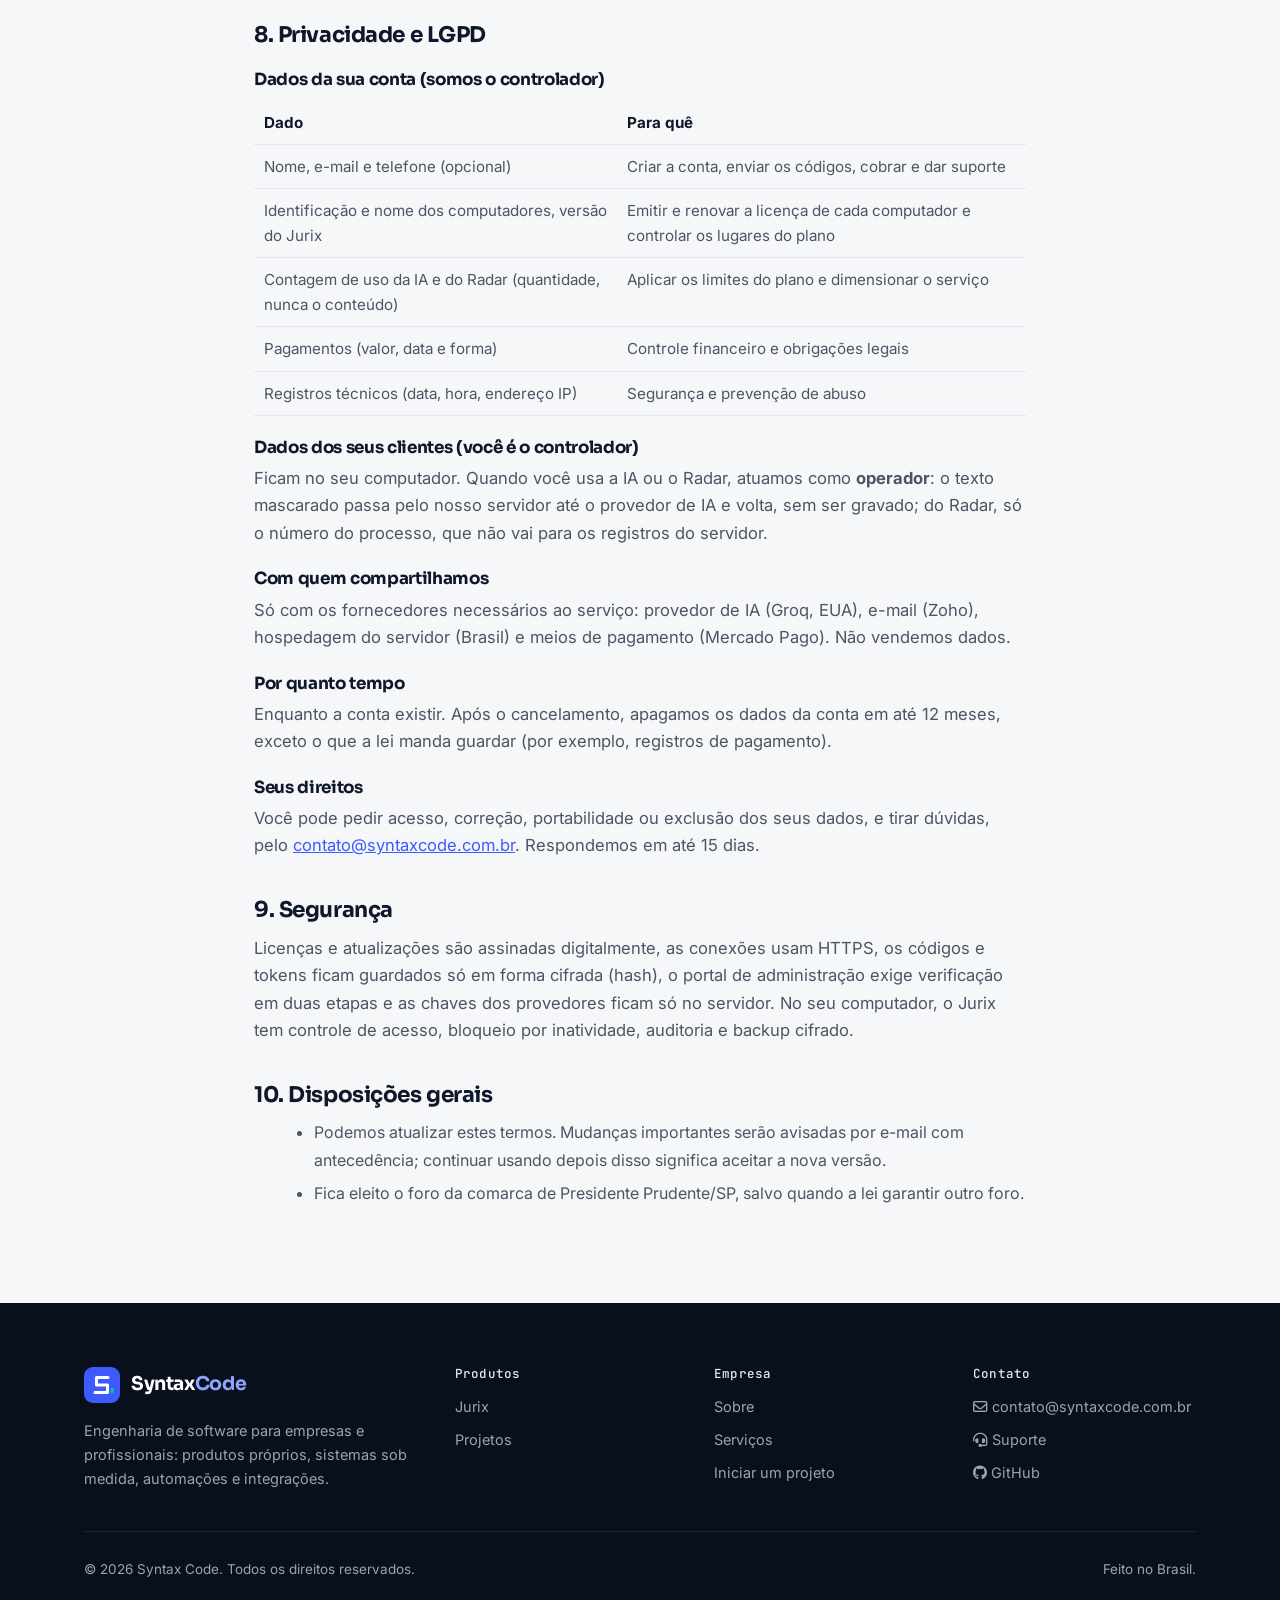
<file: termos.html>
<!DOCTYPE html>
<html lang="pt-BR">

<head>
    <meta charset="UTF-8">
    <meta name="viewport" content="width=device-width, initial-scale=1.0">
    <title>Termos de uso e privacidade — Jurix | Syntax Code</title>
    <meta name="description" content="Termos de uso da assinatura do Jurix e política de privacidade da Syntax Code.">
    <!-- Versão provisória, em revisão jurídica: fora dos buscadores até a versão final -->
    <meta name="robots" content="noindex">
    <meta name="theme-color" content="#0A0F1C">
    <link rel="icon" href="assets/favicon.svg" type="image/svg+xml">
    <link rel="preconnect" href="https://fonts.googleapis.com">
    <link rel="preconnect" href="https://fonts.gstatic.com" crossorigin>
    <link rel="stylesheet" href="https://fonts.googleapis.com/css2?family=Inter:wght@400;500;600&family=JetBrains+Mono:wght@500&family=Sora:wght@600;700&display=swap">
    <link rel="stylesheet" href="https://cdnjs.cloudflare.com/ajax/libs/font-awesome/6.5.0/css/all.min.css" crossorigin="anonymous">
    <link rel="stylesheet" href="style.css?v=20260927">
    <style>
        .termos h2 { font-size: 1.35rem; margin: 38px 0 12px; }
        .termos h3 { font-size: 1.05rem; margin: 22px 0 8px; }
        .termos ul { margin: 10px 0 0 20px; color: var(--texto-suave); line-height: 1.7; }
        .termos li + li { margin-top: 6px; }
        .termos .aviso-versao { border: 1px solid var(--borda, #2a3144); border-radius: 12px; padding: 14px 18px; margin-bottom: 28px; }
        .termos table { width: 100%; border-collapse: collapse; margin-top: 12px; font-size: .95rem; }
        .termos th, .termos td { text-align: left; padding: 9px 10px; border-bottom: 1px solid var(--borda, #2a3144); color: var(--texto-suave); vertical-align: top; }
        .termos th { color: inherit; }
        .termos .indice { columns: 2; column-gap: 32px; margin: 0 0 8px 20px; }
        @media (max-width: 640px) { .termos .indice { columns: 1; } }
    </style>
</head>

<body>
    <header id="cabecalho-site"></header>

    <main>
        <section class="hero hero-simples escuro">
            <div class="largura largura-estreita">
                <span class="rotulo">jurix</span>
                <h1>Termos de uso e política de privacidade</h1>
                <p class="hero-sub">As regras da assinatura do Jurix e como tratamos os dados da sua conta. Em linguagem simples.</p>
            </div>
        </section>

        <section class="secao">
            <div class="largura largura-estreita termos texto-longo">
                <div class="aviso-versao">
                    <p><strong>Versão provisória de 29/09/2026</strong>, em revisão jurídica. Vale para o período de lançamento do Jurix
                        para advogados autônomos. Quando a versão revisada for publicada, avisaremos por e-mail com antecedência.</p>
                </div>

                <ol class="indice">
                    <li><a href="#quem">Quem somos</a></li>
                    <li><a href="#servico">O que é o Jurix</a></li>
                    <li><a href="#conta">Conta, teste grátis e computadores</a></li>
                    <li><a href="#pagamento">Planos, pagamento e cancelamento</a></li>
                    <li><a href="#responsabilidade">Responsabilidades</a></li>
                    <li><a href="#ia">Copiloto de IA</a></li>
                    <li><a href="#cnj">Radar CNJ e publicações</a></li>
                    <li><a href="#privacidade">Privacidade e LGPD</a></li>
                    <li><a href="#seguranca">Segurança</a></li>
                    <li><a href="#geral">Disposições gerais</a></li>
                </ol>

                <h2 id="quem">1. Quem somos</h2>
                <p>O Jurix é desenvolvido e fornecido por <strong>Gustavo Duran</strong>, com o nome comercial <strong>Syntax Code</strong>,
                    em Presidente Prudente/SP. Contato: <a href="mailto:suporte@syntaxcode.com.br">suporte@syntaxcode.com.br</a>
                    (suporte) e <a href="mailto:contato@syntaxcode.com.br">contato@syntaxcode.com.br</a> (assuntos gerais e privacidade).</p>
                <p>Ao ativar o Jurix ou marcar "Li e aceito os termos", você concorda com estas regras. Se não concordar, não use o serviço.</p>

                <h2 id="servico">2. O que é o Jurix</h2>
                <p>O Jurix é um programa para Windows de gestão para advogados: clientes, processos, documentos, agenda, prazos,
                    publicações do DJEN, Radar CNJ e um Copiloto de IA. Os dados do seu escritório (clientes, processos e documentos)
                    ficam <strong>no seu computador</strong> ou numa pasta sua na rede. Eles não são enviados aos nossos servidores.</p>
                <p>O que passa pelos nossos servidores é só o necessário para a licença, a IA e o Radar, conforme a seção 8.</p>

                <h2 id="conta">3. Conta, teste grátis e computadores</h2>
                <ul>
                    <li>A conta é criada com o seu e-mail, confirmado por um código enviado a ele. Você é responsável por manter o acesso ao seu e-mail.</li>
                    <li>Neste lançamento, a assinatura é para <strong>advogado(a) autônomo(a)</strong>: um único usuário.</li>
                    <li>O <strong>teste grátis</strong> dura 7 dias, com todos os recursos e um limite de análises de IA. É um teste por e-mail e por computador.</li>
                    <li>Cada computador ativado ocupa um lugar do plano. Você pode liberar um computador pelo próprio Jurix (por exemplo, ao trocar de máquina), dentro de um limite mensal.</li>
                    <li>A licença de cada computador vale por até 30 dias e é renovada automaticamente quando há internet. Sem internet, o Jurix continua funcionando até o fim dessa validade.</li>
                    <li>É proibido copiar, revender, descompilar ou tentar contornar a licença do Jurix.</li>
                </ul>

                <h2 id="pagamento">4. Planos, pagamento e cancelamento</h2>
                <ul>
                    <li>Os planos, preços e limites estão na página do <a href="sistema-juridico.html">Jurix</a>. A cobrança é mensal ou anual, antecipada, por Pix ou cartão (Mercado Pago).</li>
                    <li>Você pode <strong>cancelar quando quiser</strong>, sem multa, por e-mail. O acesso continua até o fim do período já pago.</li>
                    <li><strong>Arrependimento:</strong> na primeira contratação, você pode desistir em até 7 dias do pagamento e receber o valor de volta.</li>
                    <li>Depois disso, valores de períodos já iniciados não são devolvidos.</li>
                    <li>Se um pagamento atrasar, há 7 dias de tolerância. Depois, a licença deixa de ser renovada: o Jurix passa a abrir só para consulta, e a IA e o Radar param. <strong>Seus dados continuam no seu computador</strong>, e tudo volta a funcionar quando o pagamento é feito.</li>
                    <li>Mudanças de preço valem só para o próximo período e são avisadas por e-mail com pelo menos 30 dias de antecedência.</li>
                </ul>

                <h2 id="responsabilidade">5. Responsabilidades</h2>
                <ul>
                    <li>O Jurix é uma <strong>ferramenta auxiliar</strong>. A conferência de prazos, intimações e andamentos nos Diários Oficiais e nos portais dos tribunais continua sendo responsabilidade do advogado.</li>
                    <li>Os cálculos de prazo seguem as regras do CPC e o calendário cadastrado, mas podem não refletir suspensões, feriados locais ou decisões específicas não cadastradas. Confira sempre.</li>
                    <li>Você é responsável pelos dados que cadastra, pelo uso que faz deles e pela guarda dos seus backups. O Jurix oferece backup automático cifrado; mantenha-o ligado.</li>
                    <li>Fazemos o possível para manter os serviços online disponíveis, mas eles podem ficar indisponíveis por manutenção, falhas de terceiros (como o CNJ ou o provedor de IA) ou problemas de internet.</li>
                    <li>Nossa responsabilidade por danos ligados ao serviço fica limitada ao valor pago nos 12 meses anteriores ao fato, salvo nos casos em que a lei não permite essa limitação.</li>
                </ul>

                <h2 id="ia">6. Copiloto de IA</h2>
                <ul>
                    <li>As perguntas simples (contato, buscas, contagens, agenda, tarefas) são respondidas <strong>no seu computador</strong>, sem IA.</li>
                    <li>Análises e redações são enviadas a um provedor de IA (hoje, a Groq, nos Estados Unidos), <strong>com nome, CPF/CNPJ, RG, telefone, e-mail, endereço e dependentes trocados por códigos</strong>. Os dados reais só aparecem de volta na sua tela.</li>
                    <li>O provedor atual opera com retenção zero de dados para a nossa conta: o texto não é guardado nem usado para treinar modelos.</li>
                    <li>Respostas de IA podem conter erros. Revise tudo antes de usar ou enviar a alguém.</li>
                    <li>Cada plano tem um limite de análises por mês, informado nas Configurações do Jurix.</li>
                </ul>

                <h2 id="cnj">7. Radar CNJ e publicações</h2>
                <ul>
                    <li>O Radar consulta a base pública do CNJ (DataJud) pelo nosso servidor, enviando <strong>só o número do processo</strong>. Processos em segredo de justiça ou ainda não enviados pelo tribunal não aparecem.</li>
                    <li>As publicações do DJEN são consultadas pelo próprio Jurix, direto na API pública do CNJ, pela OAB e pelos nomes que você cadastrar.</li>
                    <li>A disponibilidade e a atualidade dessas informações dependem do CNJ e dos tribunais.</li>
                </ul>

                <h2 id="privacidade">8. Privacidade e LGPD</h2>
                <h3>Dados da sua conta (somos o controlador)</h3>
                <table>
                    <thead><tr><th>Dado</th><th>Para quê</th></tr></thead>
                    <tbody>
                        <tr><td>Nome, e-mail e telefone (opcional)</td><td>Criar a conta, enviar os códigos, cobrar e dar suporte</td></tr>
                        <tr><td>Identificação e nome dos computadores, versão do Jurix</td><td>Emitir e renovar a licença de cada computador e controlar os lugares do plano</td></tr>
                        <tr><td>Contagem de uso da IA e do Radar (quantidade, nunca o conteúdo)</td><td>Aplicar os limites do plano e dimensionar o serviço</td></tr>
                        <tr><td>Pagamentos (valor, data e forma)</td><td>Controle financeiro e obrigações legais</td></tr>
                        <tr><td>Registros técnicos (data, hora, endereço IP)</td><td>Segurança e prevenção de abuso</td></tr>
                    </tbody>
                </table>
                <h3>Dados dos seus clientes (você é o controlador)</h3>
                <p>Ficam no seu computador. Quando você usa a IA ou o Radar, atuamos como <strong>operador</strong>: o texto mascarado passa pelo nosso servidor até o provedor de IA e volta, sem ser gravado; do Radar, só o número do processo, que não vai para os registros do servidor.</p>
                <h3>Com quem compartilhamos</h3>
                <p>Só com os fornecedores necessários ao serviço: provedor de IA (Groq, EUA), e-mail (Zoho), hospedagem do servidor (Brasil) e meios de pagamento (Mercado Pago). Não vendemos dados.</p>
                <h3>Por quanto tempo</h3>
                <p>Enquanto a conta existir. Após o cancelamento, apagamos os dados da conta em até 12 meses, exceto o que a lei manda guardar (por exemplo, registros de pagamento).</p>
                <h3>Seus direitos</h3>
                <p>Você pode pedir acesso, correção, portabilidade ou exclusão dos seus dados, e tirar dúvidas, pelo <a href="mailto:contato@syntaxcode.com.br">contato@syntaxcode.com.br</a>. Respondemos em até 15 dias.</p>

                <h2 id="seguranca">9. Segurança</h2>
                <p>Licenças e atualizações são assinadas digitalmente, as conexões usam HTTPS, os códigos e tokens ficam guardados só em forma cifrada (hash), o portal de administração exige verificação em duas etapas e as chaves dos provedores ficam só no servidor. No seu computador, o Jurix tem controle de acesso, bloqueio por inatividade, auditoria e backup cifrado.</p>

                <h2 id="geral">10. Disposições gerais</h2>
                <ul>
                    <li>Podemos atualizar estes termos. Mudanças importantes serão avisadas por e-mail com antecedência; continuar usando depois disso significa aceitar a nova versão.</li>
                    <li>Fica eleito o foro da comarca de Presidente Prudente/SP, salvo quando a lei garantir outro foro.</li>
                </ul>
            </div>
        </section>
    </main>

    <footer id="rodape-site"></footer>
    <script src="components.js?v=20260927"></script>
</body>

</html>
</file>
<file: style.css>
/* =========================================================================
   Syntax Code — identidade visual do site
   Tinta + cobalto, com o verde-água do cursor como detalhe.
   Títulos em Sora, texto em Inter, rótulos em JetBrains Mono ("// produtos").
   ========================================================================= */
:root {
    --tinta: #0A0F1C;
    --tinta-2: #111827;
    --tinta-3: #1A2335;
    --tinta-borda: rgba(255, 255, 255, .09);
    --papel: #F6F7F9;
    --branco: #FFFFFF;
    --texto: #0F172A;
    --texto-suave: #4B5565;
    --texto-claro: #E6E9F0;
    --texto-claro-suave: #9AA3B5;
    --borda: #E3E6EC;
    --acento: #3D5AFE;
    --acento-hover: #2E48E0;
    --acento-suave: #EEF1FF;
    --sinal: #14B8A6;
    --perigo: #C2362F;
    --raio: 14px;
    --sombra: 0 1px 2px rgba(15, 23, 42, .05), 0 12px 32px rgba(15, 23, 42, .07);
    --sombra-forte: 0 24px 60px rgba(10, 15, 28, .28);
    --titulo: 'Sora', 'Segoe UI', system-ui, sans-serif;
    --corpo: 'Inter', 'Segoe UI', system-ui, sans-serif;
    --mono: 'JetBrains Mono', Consolas, monospace;
}

*, *::before, *::after { box-sizing: border-box; }
html { scroll-behavior: smooth; scroll-padding-top: 84px; }
body { margin: 0; font-family: var(--corpo); font-size: 16px; line-height: 1.65; color: var(--texto); background: var(--papel); -webkit-font-smoothing: antialiased; }
h1, h2, h3, h4 { font-family: var(--titulo); line-height: 1.15; margin: 0; letter-spacing: -.02em; }
p { margin: 0; }
a { color: var(--acento); }
img { max-width: 100%; display: block; }
[hidden] { display: none !important; }
:focus-visible { outline: 2px solid var(--acento); outline-offset: 3px; border-radius: 6px; }
@media (prefers-reduced-motion: reduce) { html { scroll-behavior: auto; } *, *::before, *::after { transition: none !important; animation: none !important; } }

.largura { width: 100%; max-width: 1160px; margin: 0 auto; padding: 0 24px; }
.largura-estreita { max-width: 820px; }

/* ---------------- Marca ---------------- */
.marca { display: inline-flex; align-items: center; gap: 11px; text-decoration: none; color: inherit; }
.marca-simbolo { width: 36px; height: 36px; flex-shrink: 0; }
.marca-nome { font-family: var(--titulo); font-weight: 700; font-size: 19px; letter-spacing: -.02em; line-height: 1; }
.marca-nome span { color: var(--acento); }
.cabecalho-site .marca-nome span, .rodape .marca-nome span, .escuro .marca-nome span { color: #8FA2FF; }

/* ---------------- Rótulos e textos ---------------- */
.rotulo { display: inline-block; font-family: var(--mono); font-size: 13px; font-weight: 500; color: var(--acento); margin-bottom: 14px; letter-spacing: .01em; }
.rotulo::before { content: "// "; opacity: .6; }
.escuro .rotulo { color: var(--sinal); }
.cabecalho-secao { max-width: 700px; margin-bottom: 44px; }
.cabecalho-secao.centro { margin-left: auto; margin-right: auto; text-align: center; }
.cabecalho-secao h2 { font-size: clamp(1.8rem, 3.2vw, 2.5rem); font-weight: 700; margin-bottom: 14px; }
.cabecalho-secao p { color: var(--texto-suave); font-size: 1.06rem; }
.escuro .cabecalho-secao p { color: var(--texto-claro-suave); }

/* ---------------- Ícones (Font Awesome) ---------------- */
.icone-quadro { width: 46px; height: 46px; border-radius: 12px; display: inline-flex; align-items: center; justify-content: center; background: var(--acento-suave); color: var(--acento); font-size: 19px; flex-shrink: 0; }
.escuro .icone-quadro { background: rgba(61, 90, 254, .16); color: #A9B7FF; }

/* ---------------- Botões ---------------- */
.botao { display: inline-flex; align-items: center; justify-content: center; gap: 10px; min-height: 48px; padding: 0 22px; border-radius: 10px; font-family: var(--corpo); font-size: 15px; font-weight: 600; text-decoration: none; border: 1px solid transparent; cursor: pointer; transition: background-color .2s, border-color .2s, transform .2s, box-shadow .2s; white-space: nowrap; }
.botao:hover { transform: translateY(-1px); }
.botao-pequeno { min-height: 40px; padding: 0 16px; font-size: 14px; }
.botao-primario { background: var(--acento); color: var(--branco); }
.botao-primario:hover { background: var(--acento-hover); box-shadow: 0 10px 26px rgba(61, 90, 254, .32); }
.botao-escuro { background: var(--tinta); color: var(--branco); }
.botao-escuro:hover { background: var(--tinta-3); }
.botao-contorno { background: var(--branco); color: var(--texto); border-color: var(--borda); }
.botao-contorno:hover { border-color: var(--acento); color: var(--acento); }
.botao-fantasma { color: var(--texto-claro); border-color: rgba(255, 255, 255, .22); background: transparent; }
.botao-fantasma:hover { border-color: rgba(255, 255, 255, .5); background: rgba(255, 255, 255, .06); }
.botao[aria-disabled="true"] { opacity: .55; pointer-events: none; }
.acoes { display: flex; flex-wrap: wrap; gap: 12px; }

/* ---------------- Cabeçalho do site ---------------- */
.cabecalho-site { position: sticky; top: 0; z-index: 50; background: rgba(10, 15, 28, .92); backdrop-filter: saturate(160%) blur(12px); border-bottom: 1px solid var(--tinta-borda); color: var(--branco); }
.cabecalho-conteudo { display: flex; align-items: center; justify-content: space-between; gap: 16px; min-height: 70px; }
.menu { display: flex; align-items: center; gap: 28px; }
.menu a:not(.botao) { color: var(--texto-claro-suave); text-decoration: none; font-size: 14.5px; font-weight: 500; transition: color .2s; }
.menu a:not(.botao):hover, .menu a[aria-current="page"] { color: var(--branco); }
.menu-botao { display: none; width: 44px; height: 44px; border-radius: 10px; border: 1px solid var(--tinta-borda); background: none; color: var(--branco); cursor: pointer; font-size: 18px; }

/* ---------------- Hero ---------------- */
.escuro { background: var(--tinta); color: var(--texto-claro); }
.hero { position: relative; overflow: hidden; padding: 88px 0 104px; }
.hero::before { content: ""; position: absolute; inset: 0; background-image: linear-gradient(rgba(255, 255, 255, .035) 1px, transparent 1px), linear-gradient(90deg, rgba(255, 255, 255, .035) 1px, transparent 1px); background-size: 44px 44px; mask-image: radial-gradient(ellipse 80% 70% at 70% 30%, #000 30%, transparent 75%); pointer-events: none; }
.hero::after { content: ""; position: absolute; width: 720px; height: 720px; right: -180px; top: -320px; background: radial-gradient(circle, rgba(61, 90, 254, .30), transparent 62%); pointer-events: none; }
.hero .largura { position: relative; z-index: 1; }
.hero-grade { display: grid; grid-template-columns: minmax(0, 1.05fr) minmax(0, 1fr); gap: 56px; align-items: center; }
.hero h1 { font-size: clamp(2.3rem, 5vw, 3.7rem); font-weight: 700; color: var(--branco); margin-bottom: 22px; }
.hero h1 em { font-style: normal; color: #8FA2FF; }
.hero-sub { font-size: 1.14rem; color: var(--texto-claro-suave); max-width: 580px; margin-bottom: 34px; }
.hero-simples { padding: 72px 0 80px; }
.hero-simples .hero-sub { margin-bottom: 30px; }

/* Editor de código decorativo */
.editor { background: #0D1426; border: 1px solid var(--tinta-borda); border-radius: 16px; box-shadow: var(--sombra-forte); overflow: hidden; font-family: var(--mono); font-size: 14px; }
.editor-barra { display: flex; align-items: center; gap: 8px; padding: 12px 16px; border-bottom: 1px solid var(--tinta-borda); background: rgba(255, 255, 255, .02); }
.editor-barra i { width: 11px; height: 11px; border-radius: 50%; background: #2A3450; }
.editor-barra span { margin-left: 8px; color: var(--texto-claro-suave); font-size: 12.5px; }
.editor pre { margin: 0; padding: 22px 22px 26px; color: #C9D1E3; line-height: 1.75; white-space: pre-wrap; }
.editor .c-chave { color: #8FA2FF; }
.editor .c-texto { color: #7DD3C0; }
.editor .c-comentario { color: #5C6A86; }
.editor .c-cursor { display: inline-block; width: 9px; height: 17px; background: var(--sinal); vertical-align: -3px; animation: piscar 1.1s steps(1) infinite; }
@keyframes piscar { 50% { opacity: 0; } }

/* ---------------- Seções ---------------- */
.secao { padding: 96px 0; }
.secao-branca { background: var(--branco); }
.secao + .secao-branca, .secao-branca + .secao { border-top: 1px solid var(--borda); }

/* Cartões */
.grade { display: grid; gap: 22px; }
.grade-3 { grid-template-columns: repeat(3, minmax(0, 1fr)); }
.grade-2 { grid-template-columns: repeat(2, minmax(0, 1fr)); }
.grade-4 { grid-template-columns: repeat(4, minmax(0, 1fr)); }
.cartao { background: var(--branco); border: 1px solid var(--borda); border-radius: var(--raio); padding: 28px; transition: border-color .2s, box-shadow .2s, transform .2s; }
.cartao:hover { border-color: #C9D0FF; box-shadow: var(--sombra); }
.cartao h3 { font-size: 1.16rem; font-weight: 600; margin: 18px 0 10px; }
.cartao p { color: var(--texto-suave); font-size: .97rem; }
.cartao ul { margin: 14px 0 0; padding: 0; list-style: none; display: grid; gap: 8px; }
.cartao li { display: flex; gap: 10px; color: var(--texto-suave); font-size: .95rem; }
.cartao li::before { content: "›"; color: var(--acento); font-weight: 700; }
.secao-branca .cartao { background: var(--papel); }
.secao-branca .cartao:hover { background: var(--branco); }

/* Produto em destaque (Jurix mantém a identidade dele: marinho e dourado) */
.destaque-jurix { display: grid; grid-template-columns: minmax(0, 1.1fr) minmax(0, 1fr); border-radius: 20px; overflow: hidden; background: #1F2A44; color: #E8ECF4; box-shadow: var(--sombra-forte); }
.destaque-jurix-texto { padding: 48px; }
.destaque-jurix .selo-produto { display: inline-flex; align-items: center; gap: 8px; font-family: var(--mono); font-size: 12.5px; color: #C9A66B; border: 1px solid rgba(201, 166, 107, .45); border-radius: 999px; padding: 5px 12px; margin-bottom: 20px; }
.destaque-jurix h3 { font-family: 'Source Serif 4', Georgia, serif; font-size: clamp(1.9rem, 3vw, 2.5rem); font-weight: 700; letter-spacing: 0; color: var(--branco); margin-bottom: 14px; }
.destaque-jurix p { color: #AEB7C8; margin-bottom: 24px; }
.destaque-jurix ul { list-style: none; padding: 0; margin: 0 0 32px; display: grid; gap: 10px; }
.destaque-jurix li { display: flex; gap: 12px; align-items: baseline; }
.destaque-jurix li i { color: #C9A66B; width: 16px; }
.botao-dourado { background: #C9A66B; color: #1F2A44; }
.botao-dourado:hover { background: #D6B77E; box-shadow: 0 10px 26px rgba(201, 166, 107, .3); }
.destaque-jurix-visual { position: relative; background: radial-gradient(600px 300px at 80% 0%, rgba(201, 166, 107, .22), transparent 60%), #16203A; display: flex; align-items: flex-end; padding: 40px 0 0 40px; min-height: 360px; }
.destaque-jurix-visual img { border-radius: 12px 0 0 0; box-shadow: var(--sombra-forte); border: 1px solid rgba(255, 255, 255, .08); border-right: 0; border-bottom: 0; }

/* Cartões de produto (lidos do apps.json) */
.produto { display: flex; flex-direction: column; background: var(--branco); border: 1px solid var(--borda); border-radius: var(--raio); padding: 26px; transition: border-color .2s, box-shadow .2s, transform .2s; }
.produto:hover { border-color: #C9D0FF; box-shadow: var(--sombra); transform: translateY(-2px); }
.produto-topo { display: flex; align-items: center; justify-content: space-between; margin-bottom: 18px; }
.versao { font-family: var(--mono); font-size: 12px; color: var(--texto-suave); background: var(--papel); border: 1px solid var(--borda); border-radius: 999px; padding: 3px 10px; }
.produto h3 { font-size: 1.14rem; font-weight: 600; margin-bottom: 8px; }
.produto p { color: var(--texto-suave); font-size: .95rem; flex: 1; margin-bottom: 22px; }
.produto-acoes { display: flex; gap: 10px; flex-wrap: wrap; }
.produto-acoes .botao { flex: 1; }
.etiqueta { font-family: var(--mono); font-size: 11.5px; text-transform: uppercase; letter-spacing: .06em; color: var(--acento); }

/* Passos */
.passos { list-style: none; margin: 0; padding: 0; display: grid; grid-template-columns: repeat(4, minmax(0, 1fr)); gap: 22px; counter-reset: passo; }
.passos li { position: relative; padding-top: 22px; border-top: 2px solid var(--borda); }
.passos li::before { counter-increment: passo; content: "0" counter(passo); font-family: var(--mono); font-size: 13px; color: var(--acento); position: absolute; top: -12px; background: var(--papel); padding-right: 10px; }
.secao-branca .passos li::before { background: var(--branco); }
.passos h3 { font-size: 1.08rem; font-weight: 600; margin-bottom: 8px; }
.passos p { color: var(--texto-suave); font-size: .95rem; }
.escuro .passos li { border-top-color: var(--tinta-borda); }
.escuro .passos li::before { background: var(--tinta); color: var(--sinal); }
.escuro .passos h3 { color: var(--branco); }
.escuro .passos p { color: var(--texto-claro-suave); }

/* Princípios (faixa) */
.principios { display: grid; grid-template-columns: repeat(4, minmax(0, 1fr)); gap: 1px; background: var(--tinta-borda); border: 1px solid var(--tinta-borda); border-radius: var(--raio); overflow: hidden; }
.principios > div { background: var(--tinta-2); padding: 28px; }
.principios i { color: var(--sinal); font-size: 20px; margin-bottom: 16px; display: block; }
.principios h3 { font-size: 1.02rem; font-weight: 600; color: var(--branco); margin-bottom: 8px; }
.principios p { color: var(--texto-claro-suave); font-size: .93rem; }

/* Chamada final */
.chamada { background: linear-gradient(135deg, #16204A, var(--tinta) 60%); border: 1px solid var(--tinta-borda); border-radius: 20px; padding: 56px; display: grid; grid-template-columns: minmax(0, 1.4fr) auto; gap: 32px; align-items: center; color: var(--texto-claro); }
.chamada h2 { font-size: clamp(1.6rem, 3vw, 2.2rem); color: var(--branco); margin-bottom: 12px; }
.chamada p { color: var(--texto-claro-suave); }

/* Chips de tecnologia */
.chips { display: flex; flex-wrap: wrap; gap: 10px; }
.chip { font-family: var(--mono); font-size: 13px; background: var(--branco); border: 1px solid var(--borda); border-radius: 8px; padding: 7px 12px; color: var(--texto); }
.chip small { color: var(--texto-suave); font-family: var(--corpo); margin-left: 6px; }

/* Página de produto */
.produto-hero-marca { display: flex; align-items: center; gap: 16px; margin-bottom: 22px; }
.produto-hero-marca .icone-quadro { width: 58px; height: 58px; font-size: 25px; border-radius: 15px; }
.produto-hero-marca .versao { background: rgba(255, 255, 255, .06); border-color: var(--tinta-borda); color: var(--texto-claro-suave); }
.aviso-uso { margin-top: 18px; font-size: .92rem; color: var(--texto-claro-suave); display: flex; gap: 10px; }
.aviso-uso i { color: var(--sinal); margin-top: 4px; }
.texto-longo p + p { margin-top: 14px; }
.texto-longo p { color: var(--texto-suave); font-size: 1.04rem; }
.captura { border-radius: 14px; border: 1px solid var(--borda); box-shadow: var(--sombra); background: var(--branco); }
.dividida { display: grid; grid-template-columns: minmax(0, 1fr) minmax(0, 1fr); gap: 56px; align-items: center; }

/* Pessoa (Sobre) */
.pessoa { display: flex; gap: 22px; align-items: flex-start; }
.pessoa-avatar { width: 72px; height: 72px; border-radius: 18px; background: var(--tinta); color: var(--branco); display: flex; align-items: center; justify-content: center; font-family: var(--titulo); font-weight: 700; font-size: 24px; flex-shrink: 0; }

/* ---------------- Rodapé ---------------- */
.rodape { background: var(--tinta); color: var(--texto-claro-suave); padding: 64px 0 36px; font-size: 14.5px; }
.rodape-grade { display: grid; grid-template-columns: minmax(0, 1.5fr) repeat(3, minmax(0, 1fr)); gap: 36px; padding-bottom: 40px; border-bottom: 1px solid var(--tinta-borda); }
.rodape .marca { color: var(--branco); margin-bottom: 16px; }
.rodape h4 { font-family: var(--mono); font-size: 12.5px; font-weight: 500; color: var(--texto-claro); margin-bottom: 14px; letter-spacing: .02em; }
.rodape ul { list-style: none; margin: 0; padding: 0; display: grid; gap: 9px; }
.rodape a { color: var(--texto-claro-suave); text-decoration: none; }
.rodape a:hover { color: var(--branco); }
.rodape-base { display: flex; justify-content: space-between; gap: 16px; flex-wrap: wrap; padding-top: 26px; font-size: 13.5px; }

/* ---------------- Revelação ao rolar ---------------- */
.revelar { opacity: 0; transform: translateY(16px); transition: opacity .6s ease, transform .6s ease; }
.revelar.visivel { opacity: 1; transform: none; }

/* ---------------- Responsivo ---------------- */
@media (max-width: 980px) {
    .hero-grade, .dividida, .destaque-jurix, .chamada { grid-template-columns: 1fr; }
    .grade-3, .grade-4, .passos, .principios { grid-template-columns: repeat(2, minmax(0, 1fr)); }
    .rodape-grade { grid-template-columns: repeat(2, minmax(0, 1fr)); }
    .destaque-jurix-visual { min-height: 0; padding: 32px 0 0 32px; }
    .chamada { padding: 40px; }
}
@media (max-width: 760px) {
    .menu-botao { display: inline-flex; align-items: center; justify-content: center; }
    .menu { display: none; position: absolute; top: 70px; left: 0; right: 0; flex-direction: column; align-items: stretch; gap: 0; padding: 10px 24px 22px; background: var(--tinta); border-bottom: 1px solid var(--tinta-borda); }
    .menu.aberto { display: flex; }
    .menu a:not(.botao) { padding: 12px 0; border-bottom: 1px solid var(--tinta-borda); }
    .menu .botao { margin-top: 14px; }
}
@media (max-width: 640px) {
    .largura { padding: 0 16px; }
    .secao { padding: 68px 0; }
    .hero { padding: 60px 0 72px; }
    .grade-2, .grade-3, .grade-4, .passos, .principios, .rodape-grade { grid-template-columns: 1fr; }
    .destaque-jurix-texto { padding: 30px 22px; }
    .chamada { padding: 30px 22px; }
    .acoes .botao { width: 100%; }
    .editor { font-size: 12.5px; }
}
</file>
